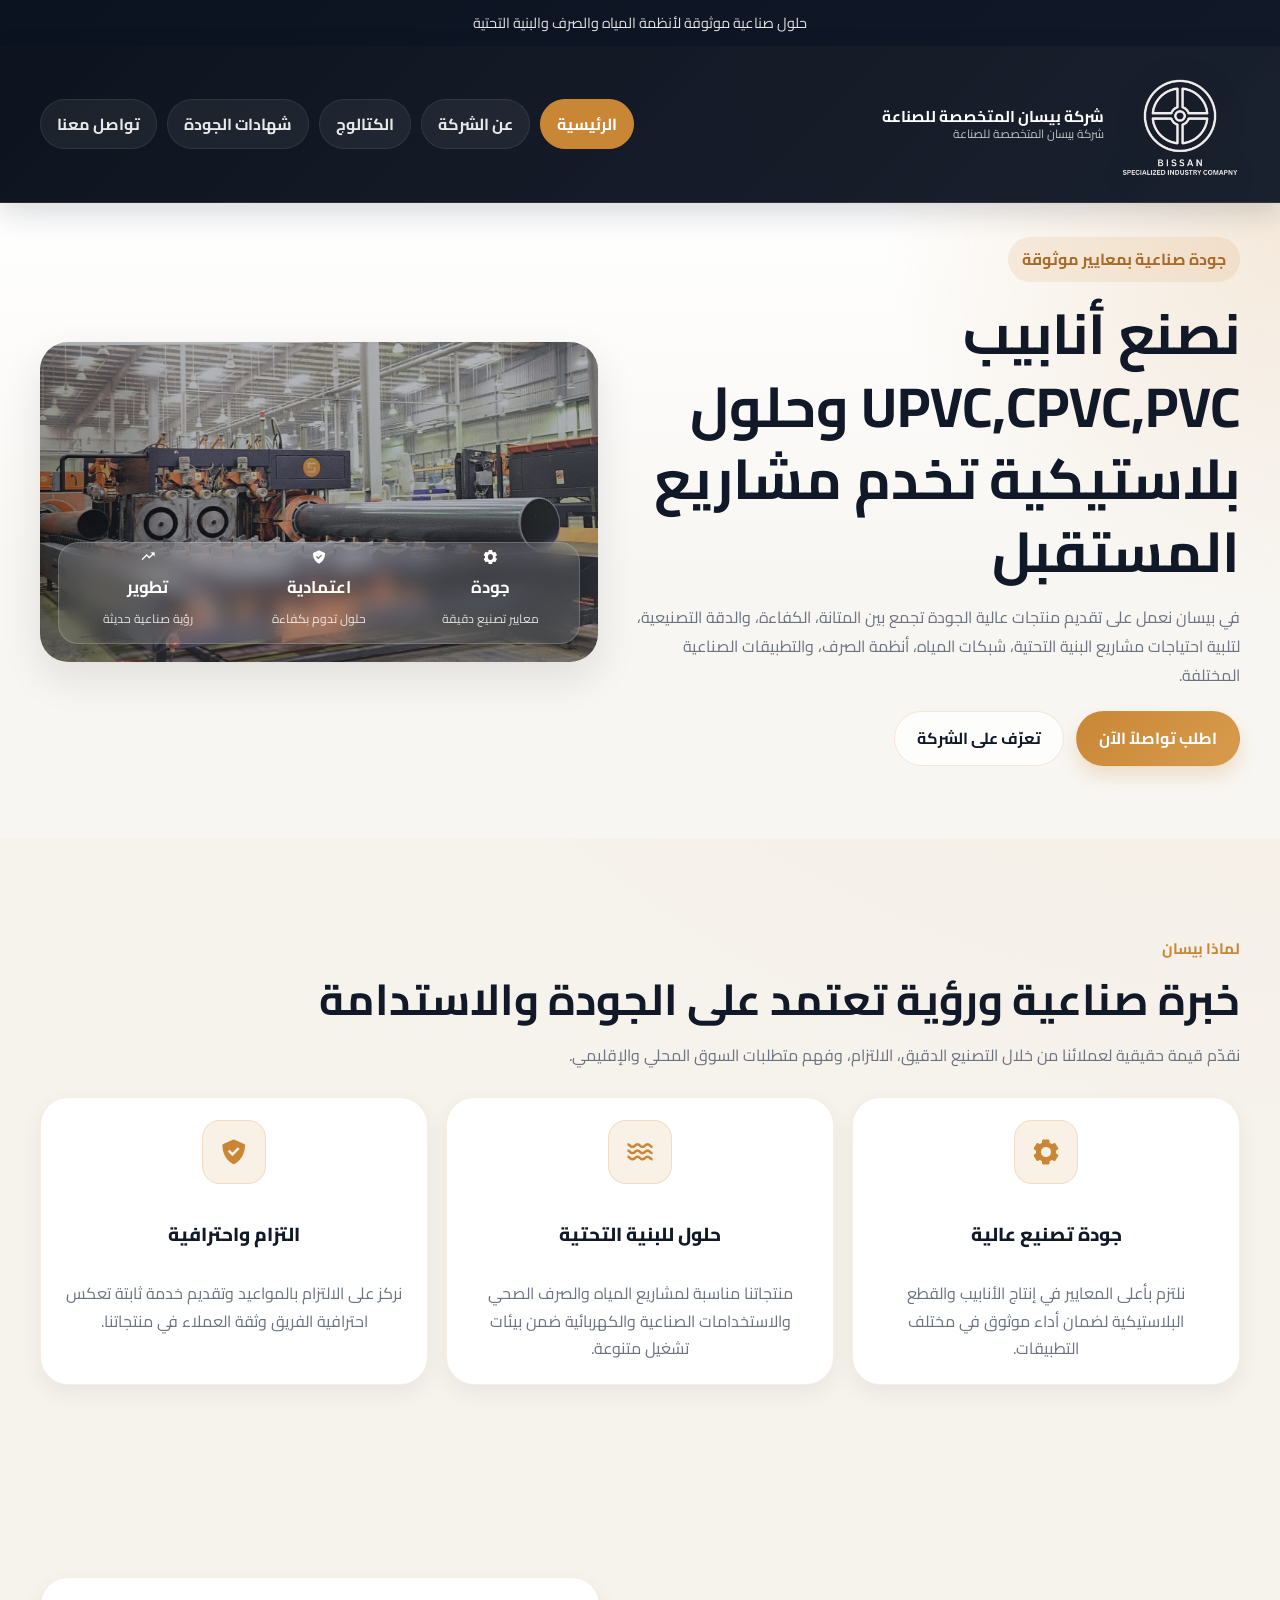
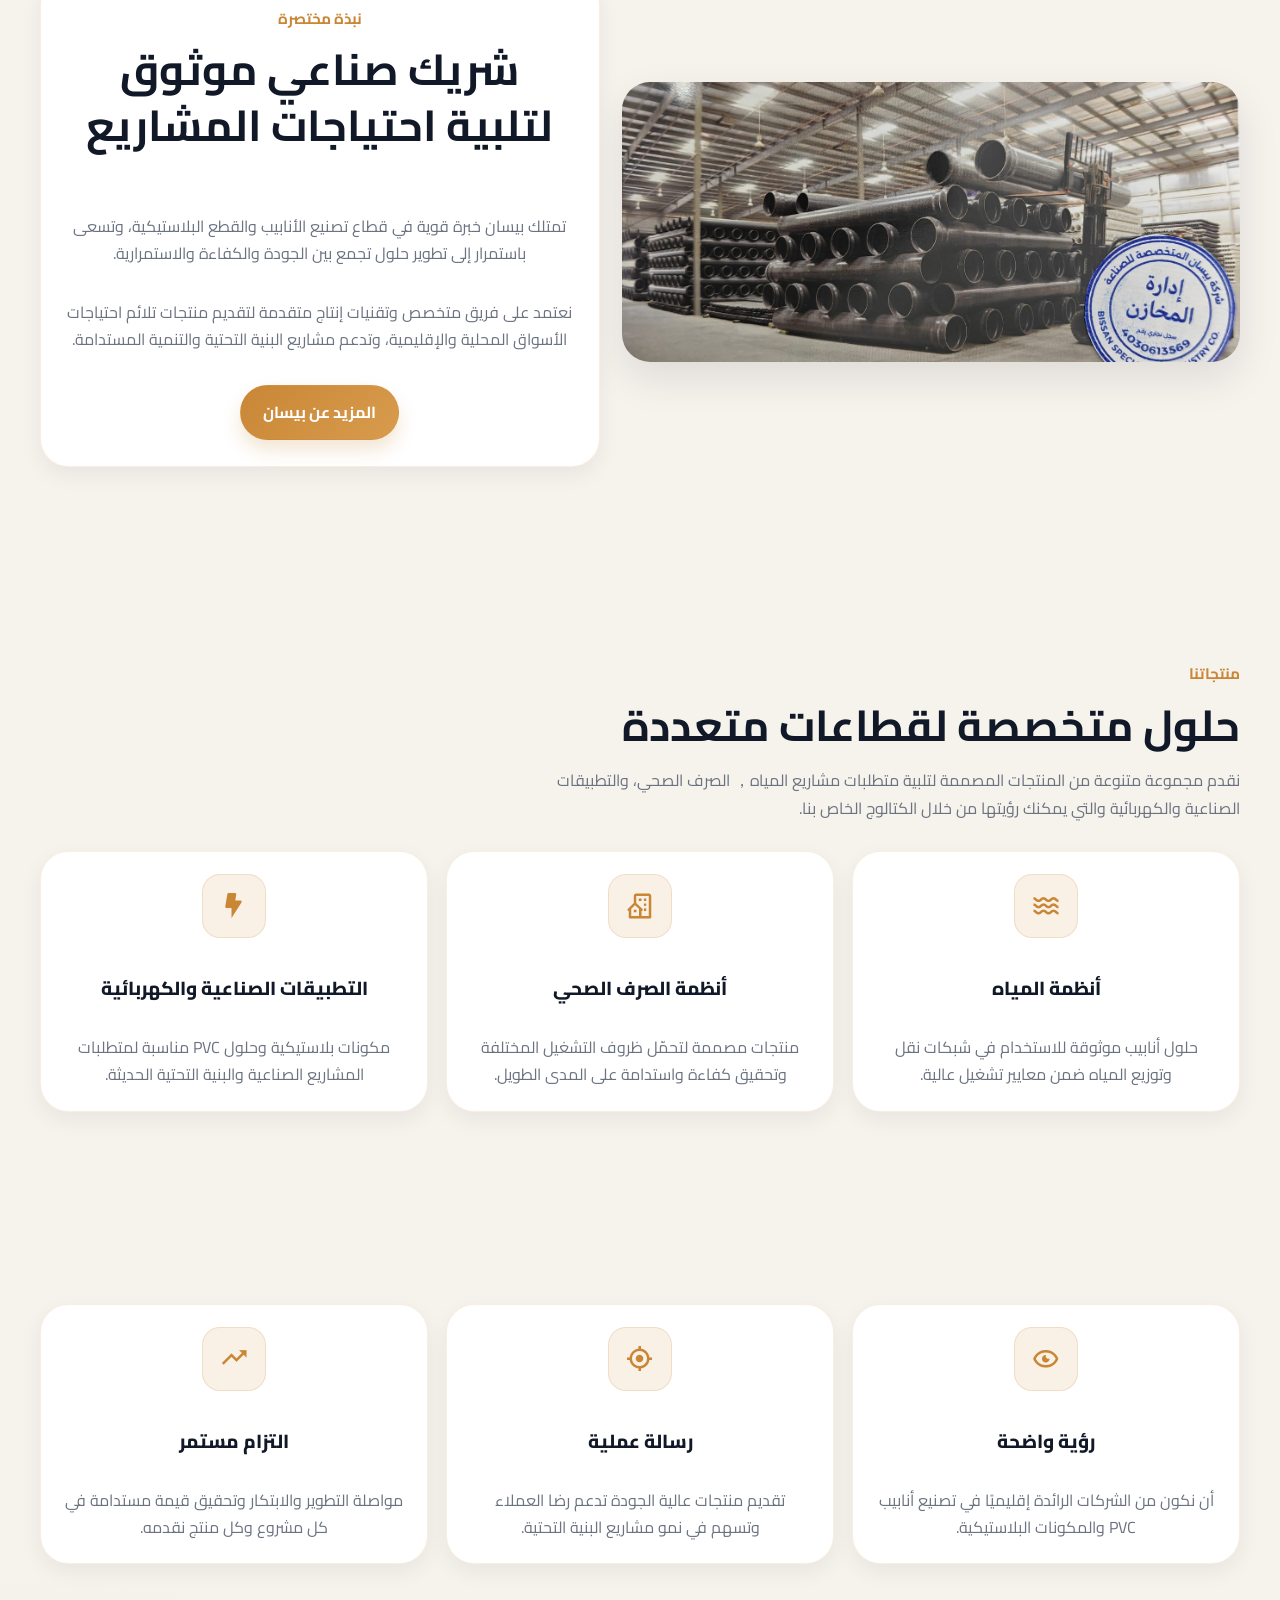
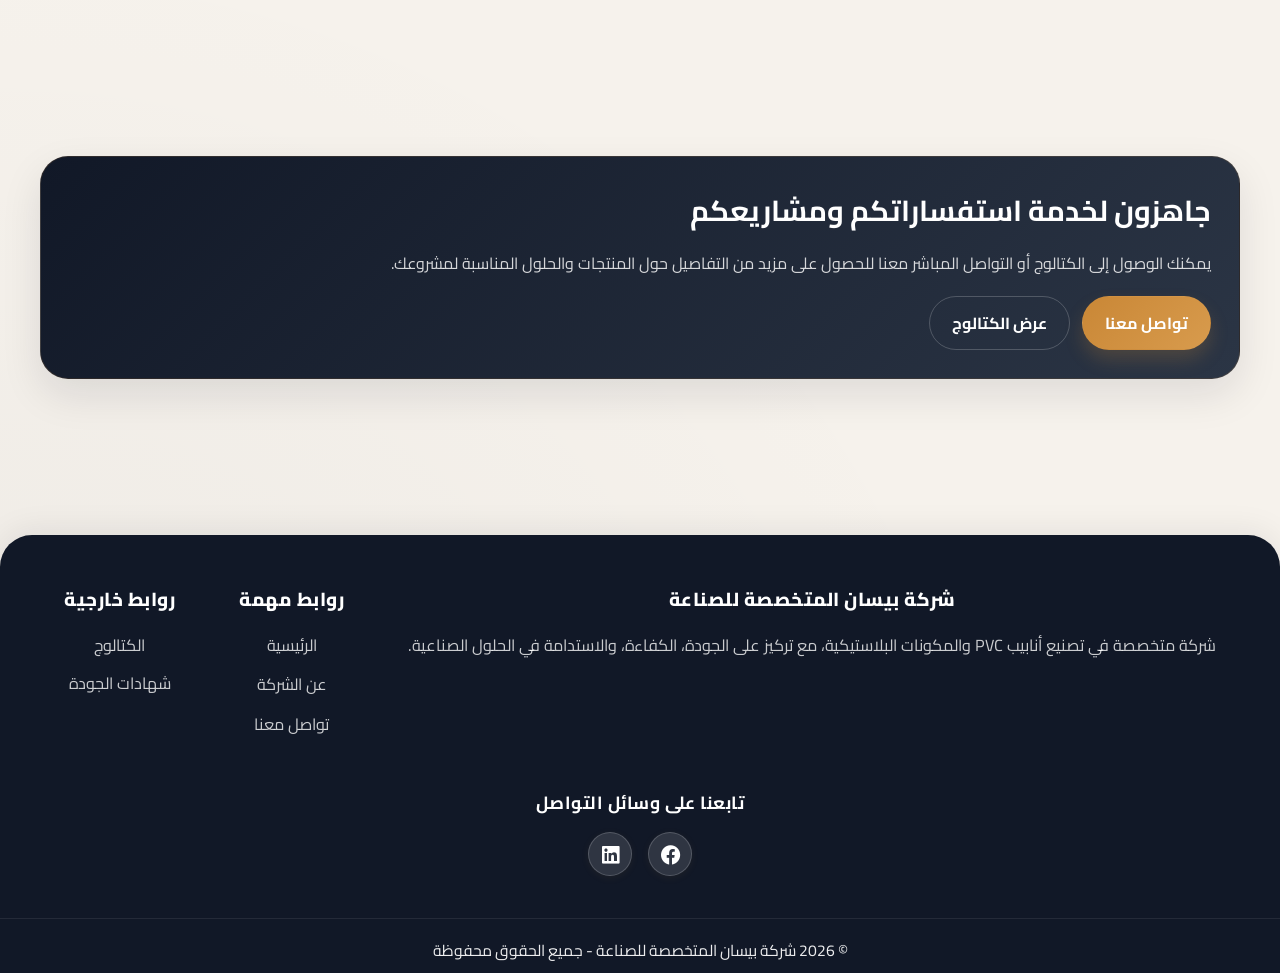
<file: index.html>
<!doctype html>
<html lang="ar" dir="rtl">
  <head>
    <meta charset="UTF-8" />
    <meta name="viewport" content="width=device-width, initial-scale=1.0" />
    <title>شركة بيسان المتخصصة للصناعة | حلول متقدمة لأنابيب PVC</title>
    <meta
      name="description"
      content="شركة بيسان المتخصصة للصناعة تقدم حلولاً متقدمة في تصنيع أنابيب PVC والمكونات البلاستيكية بجودة عالية تخدم مشاريع البنية التحتية والتطبيقات الصناعية."
    />
    <meta name="keywords" content="أنابيب PVC, مكونات بلاستيكية, شركة بيسان, تصنيع, السعودية, جدة, البنية التحتية, شركات صناعية" />
    <meta name="author" content="شركة بيسان المتخصصة للصناعة" />
    <meta name="robots" content="index, follow, max-snippet:-1, max-image-preview:large, max-video-preview:-1" />
    <meta name="language" content="ar" />
    <meta name="revisit-after" content="7 days" />
    <link rel="canonical" href="https://bissan-industry.com/" />
    <meta property="og:type" content="website" />
    <meta property="og:url" content="https://bissan-industry.com/" />
    <meta property="og:title" content="شركة بيسان المتخصصة للصناعة | حلول متقدمة لأنابيب PVC" />
    <meta property="og:description" content="شركة رائدة في تصنيع أنابيب PVC والمكونات البلاستيكية بجودة عالية" />
    <meta property="og:image" content="https://bissan-industry.com/images/LOGO.png" />
    <meta property="og:site_name" content="شركة بيسان المتخصصة للصناعة" />
    <meta property="og:locale" content="ar_SA" />
    <meta name="twitter:card" content="summary_large_image" />
    <meta name="twitter:title" content="شركة بيسان المتخصصة للصناعة" />
    <meta name="twitter:description" content="حلول متقدمة في تصنيع أنابيب PVC والمكونات البلاستيكية" />
    <meta name="twitter:image" content="https://bissan-industry.com/images/LOGO.png" />
    <link rel="icon" type="image/png" sizes="32x32" href="./images/LOGO.png" />
    <link rel="icon" type="image/png" sizes="16x16" href="./images/LOGO.png" />
    <link rel="apple-touch-icon" sizes="180x180" href="./images/LOGO.png" />
    <link rel="shortcut icon" href="./images/LOGO.png" type="image/png" />
    <link rel="manifest" href="./manifest.json" />
    <meta name="msapplication-TileColor" content="#c98736" />
    <meta name="msapplication-TileImage" content="./images/LOGO.png" />
    <meta name="theme-color" content="#c98736" />
    <link
      href="https://unpkg.com/boxicons@2.1.4/css/boxicons.min.css"
      rel="stylesheet"
    />
    <link rel="stylesheet" href="./css/mainstyle.css" />
    <link rel="stylesheet" href="./css/home.css" />
    <script type="application/ld+json">
    {
      "@context": "https://schema.org",
      "@type": "LocalBusiness",
      "name": "شركة بيسان المتخصصة للصناعة",
      "image": "https://bissan-industry.com/images/LOGO.png",
      "description": "شركة بيسان المتخصصة للصناعة - رائدة في تصنيع أنابيب PVC والمكونات البلاستيكية",
      "address": {
        "@type": "PostalAddress",
        "streetAddress": "جدة",
        "addressLocality": "جدة",
        "addressCountry": "SA"
      },
      "telephone": "+966533080047",
      "email": "shadi@bissanfactory.com",
      "url": "https://bissan-industry.com",
      "priceRange": "$$",
      "sameAs": [
        "https://www.facebook.com/bissan",
        "https://www.linkedin.com/company/bissan"
      ]
    }
    </script>
  </head>
  <body>
    <div class="topbar">
      <div class="container">
        <p>حلول صناعية موثوقة لأنظمة المياه والصرف والبنية التحتية</p>
      </div>
    </div>

    <header class="site-header">
      <div class="container navbar">
        <a href="index.html" class="brand">
          <img src="./images/logo.png" alt="شعار بيسان" />
          <div class="brand-text">
            <h1>شركة بيسان المتخصصة للصناعة</h1>
            <p>شركة بيسان المتخصصة للصناعة</p>
          </div>
        </a>

        <button
          class="menu-toggle"
          id="menuToggle"
          aria-label="فتح القائمة"
          aria-expanded="false"
          aria-controls="mainNav"
        >
          <span></span>
          <span></span>
          <span></span>
        </button>

        <nav class="main-nav" id="mainNav">
          <ul class="nav-links">
            <li><a href="index.html">الرئيسية</a></li>
            <li><a href="about.html">عن الشركة</a></li>
            <li>
              <a
                href="https://drive.google.com/drive/folders/1nxeZq0r3uxpmF0wtFy2HeYXRQlglvLOS?usp=sharing"
                target="_blank"
              >
                الكتالوج
              </a>
            </li>
            <li><a href="iso.html">شهادات الجودة</a></li>
            <li><a href="contact.html">تواصل معنا</a></li>
          </ul>
        </nav>
      </div>
    </header>

    <main>
      <section class="hero">
        <div class="container hero-wrap">
          <div class="hero-content">
            <span class="badge">جودة صناعية بمعايير موثوقة</span>
            <h2>
              نصنع أنابيب  UPVC,CPVC,PVC وحلول بلاستيكية تخدم مشاريع المستقبل</h2>
            <p>
              في بيسان نعمل على تقديم منتجات عالية الجودة تجمع بين المتانة،
              الكفاءة، والدقة التصنيعية، لتلبية احتياجات مشاريع البنية التحتية،
              شبكات المياه، أنظمة الصرف، والتطبيقات الصناعية المختلفة.
            </p>
            <div class="hero-actions">
              <a href="contact.html" class="btn">اطلب تواصلاً الآن</a>
              <a href="about.html" class="btn-outline">تعرّف على الشركة</a>
            </div>
          </div>

          <div class="hero-card">
            <div class="hero-stats">
              <div>
                <i class="bx bxs-cog"></i>
                <strong>جودة</strong>
                <span>معايير تصنيع دقيقة</span>
              </div>
              <div>
                <i class="bx bxs-check-shield"></i>
                <strong>اعتمادية</strong>
                <span>حلول تدوم بكفاءة</span>
              </div>
              <div>
                <i class="bx bx-trending-up"></i>
                <strong>تطوير</strong>
                <span>رؤية صناعية حديثة</span>
              </div>
            </div>
          </div>
        </div>
      </section>

      <section class="section">
        <div class="container">
          <div class="section-head">
            <span>لماذا بيسان</span>
            <h2>خبرة صناعية ورؤية تعتمد على الجودة والاستدامة</h2>
            <p>
              نقدّم قيمة حقيقية لعملائنا من خلال التصنيع الدقيق، الالتزام، وفهم
              متطلبات السوق المحلي والإقليمي.
            </p>
          </div>

          <div class="features-grid">
            <article class="card feature-item">
              <div class="icon-box">
                <i class="bx bxs-cog"></i>
              </div>
              <h3>جودة تصنيع عالية</h3>
              <p>
                نلتزم بأعلى المعايير في إنتاج الأنابيب والقطع البلاستيكية
                لضمان أداء موثوق في مختلف التطبيقات.
              </p>
            </article>

            <article class="card feature-item">
              <div class="icon-box">
                <i class="bx bx-water"></i>
              </div>
              <h3>حلول للبنية التحتية</h3>
              <p>
                منتجاتنا مناسبة لمشاريع المياه والصرف الصحي والاستخدامات
                الصناعية والكهربائية ضمن بيئات تشغيل متنوعة.
              </p>
            </article>

            <article class="card feature-item">
              <div class="icon-box">
                <i class="bx bxs-check-shield"></i>
              </div>
              <h3>التزام واحترافية</h3>
              <p>
                نركز على الالتزام بالمواعيد وتقديم خدمة ثابتة تعكس احترافية
                الفريق وثقة العملاء في منتجاتنا.
              </p>
            </article>
          </div>
        </div>
      </section>

      <section class="section">
        <div class="container about-preview">
          <div class="about-preview-image"></div>

          <div class="card about-preview-content">
            <div class="section-head">
              <span>نبذة مختصرة</span>
              <h2>شريك صناعي موثوق لتلبية احتياجات المشاريع</h2>
            </div>
            <p>
              تمتلك بيسان خبرة قوية في قطاع تصنيع الأنابيب  والقطع 
              البلاستيكية، وتسعى باستمرار إلى تطوير حلول تجمع بين الجودة
              والكفاءة والاستمرارية.
            </p>
            <p>
              نعتمد على فريق متخصص وتقنيات إنتاج متقدمة لتقديم منتجات تلائم
              احتياجات الأسواق المحلية والإقليمية، وتدعم مشاريع البنية التحتية
              والتنمية المستدامة.
            </p>
            <a href="about.html" class="btn">المزيد عن بيسان</a>
          </div>
        </div>
      </section>

      <section class="section">
        <div class="container">
          <div class="section-head">
            <span>منتجاتنا</span>
            <h2>حلول متخصصة لقطاعات متعددة</h2>
            <p>
              نقدم مجموعة متنوعة من المنتجات المصممة لتلبية متطلبات مشاريع
              المياه， الصرف الصحي، والتطبيقات الصناعية والكهربائية والتي يمكنك
              رؤيتها من خلال الكتالوج الخاص بنا.
            </p>
          </div>

          <div class="products-grid">
            <article class="card product-item">
              <div class="icon-box">
                <i class="bx bx-water"></i>
              </div>
              <h3>أنظمة المياه</h3>
              <p>
                حلول أنابيب موثوقة للاستخدام في شبكات نقل وتوزيع المياه ضمن
                معايير تشغيل عالية.
              </p>
            </article>

            <article class="card product-item">
              <div class="icon-box">
                <i class="bx bx-building-house"></i>
              </div>
              <h3>أنظمة الصرف الصحي</h3>
              <p>
                منتجات مصممة لتحمّل ظروف التشغيل المختلفة وتحقيق كفاءة واستدامة
                على المدى الطويل.
              </p>
            </article>

            <article class="card product-item">
              <div class="icon-box">
                <i class="bx bxs-bolt"></i>
              </div>
              <h3>التطبيقات الصناعية والكهربائية</h3>
              <p>
                مكونات بلاستيكية وحلول PVC مناسبة لمتطلبات المشاريع الصناعية
                والبنية التحتية الحديثة.
              </p>
            </article>
          </div>
        </div>
      </section>

      <section class="section">
        <div class="container">
          <div class="values-grid">
            <article class="card value-item">
              <div class="icon-box">
                <i class="bx bx-show-alt"></i>
              </div>
              <h3>رؤية واضحة</h3>
              <p>
                أن نكون من الشركات الرائدة إقليميًا في تصنيع أنابيب PVC
                والمكونات البلاستيكية.
              </p>
            </article>

            <article class="card value-item">
              <div class="icon-box">
                <i class="bx bx-target-lock"></i>
              </div>
              <h3>رسالة عملية</h3>
              <p>
                تقديم منتجات عالية الجودة تدعم رضا العملاء وتسهم في نمو مشاريع
                البنية التحتية.
              </p>
            </article>

            <article class="card value-item">
              <div class="icon-box">
                <i class="bx bx-trending-up"></i>
              </div>
              <h3>التزام مستمر</h3>
              <p>
                مواصلة التطوير والابتكار وتحقيق قيمة مستدامة في كل مشروع وكل
                منتج نقدمه.
              </p>
            </article>
          </div>
        </div>
      </section>
      <section class="section">
        <div class="container">
          <div class="cta-box">
            <h2>جاهزون لخدمة استفساراتكم ومشاريعكم</h2>
            <p>
              يمكنك الوصول إلى الكتالوج أو التواصل المباشر معنا للحصول على مزيد
              من التفاصيل حول المنتجات والحلول المناسبة لمشروعك.
            </p>
            <div class="cta-actions">
              <a href="contact.html" class="btn">تواصل معنا</a>
              <a
                href="https://drive.google.com/drive/folders/1nxeZq0r3uxpmF0wtFy2HeYXRQlglvLOS?usp=sharing"
                target="_blank"
                class="btn-outline"
                >عرض الكتالوج</a
              >
            </div>
          </div>
        </div>
      </section>
    </main>

    <footer class="site-footer">
      <div class="container footer-grid">
        <div class="footer-brand">
          <h3>شركة بيسان المتخصصة للصناعة</h3>
          <p>
            شركة متخصصة في تصنيع أنابيب PVC والمكونات البلاستيكية، مع تركيز على
            الجودة، الكفاءة، والاستدامة في الحلول الصناعية.
          </p>
        </div>

        <div class="footer-links">
          <h4>روابط مهمة</h4>
          <ul>
            <li><a href="index.html">الرئيسية</a></li>
            <li><a href="about.html">عن الشركة</a></li>
            <li><a href="contact.html">تواصل معنا</a></li>
          </ul>
        </div>

        <div class="footer-contact">
          <h4>روابط خارجية</h4>
          <p>
            <a
              href="https://drive.google.com/drive/folders/1nxeZq0r3uxpmF0wtFy2HeYXRQlglvLOS?usp=sharing"
              target="_blank"
              >الكتالوج</a
            >
          </p>
          <p><a href="iso.html">شهادات الجودة</a></p>
        </div>

        <div class="footer-social">
          <h4>تابعنا على وسائل التواصل</h4>
          <div class="social-links">
            <a href="https://www.facebook.com/profile.php?id=61572046825287" target="_blank" title="فيسبوك" aria-label="فيسبوك">
              <i class="bx bxl-facebook-circle"></i>
            </a>
            <a href="https://www.linkedin.com/company/bissan-specialized-industry/" target="_blank" title="لينكد إن" aria-label="لينكد إن">
              <i class="bx bxl-linkedin-square"></i>
            </a>
          </div>
        </div>
      </div>

      <div class="footer-bottom">
        <p>© 2026 شركة بيسان المتخصصة للصناعة - جميع الحقوق محفوظة</p>
      </div>
    </footer>
    <script>
      const menuToggle = document.getElementById("menuToggle");
      const mainNav = document.getElementById("mainNav");

      menuToggle.addEventListener("click", () => {
        menuToggle.classList.toggle("active");
        mainNav.classList.toggle("active");

        const expanded = menuToggle.classList.contains("active");
        menuToggle.setAttribute("aria-expanded", expanded ? "true" : "false");
      });

      // تحديث الرابط النشط حسب الصفحة الحالية
      function setActiveLink() {
        const currentPage = window.location.pathname.split('/').pop() || 'index.html';
        const navLinks = document.querySelectorAll('.nav-links a');
        
        navLinks.forEach(link => {
          link.classList.remove('active');
          const href = link.getAttribute('href');
          
          // تحديث الرابط النشط
          if (href === currentPage || (currentPage === '' && href === 'index.html')) {
            link.classList.add('active');
          }
        });
      }
      
      setActiveLink();
    </script>
  </body>
</html>
</file>
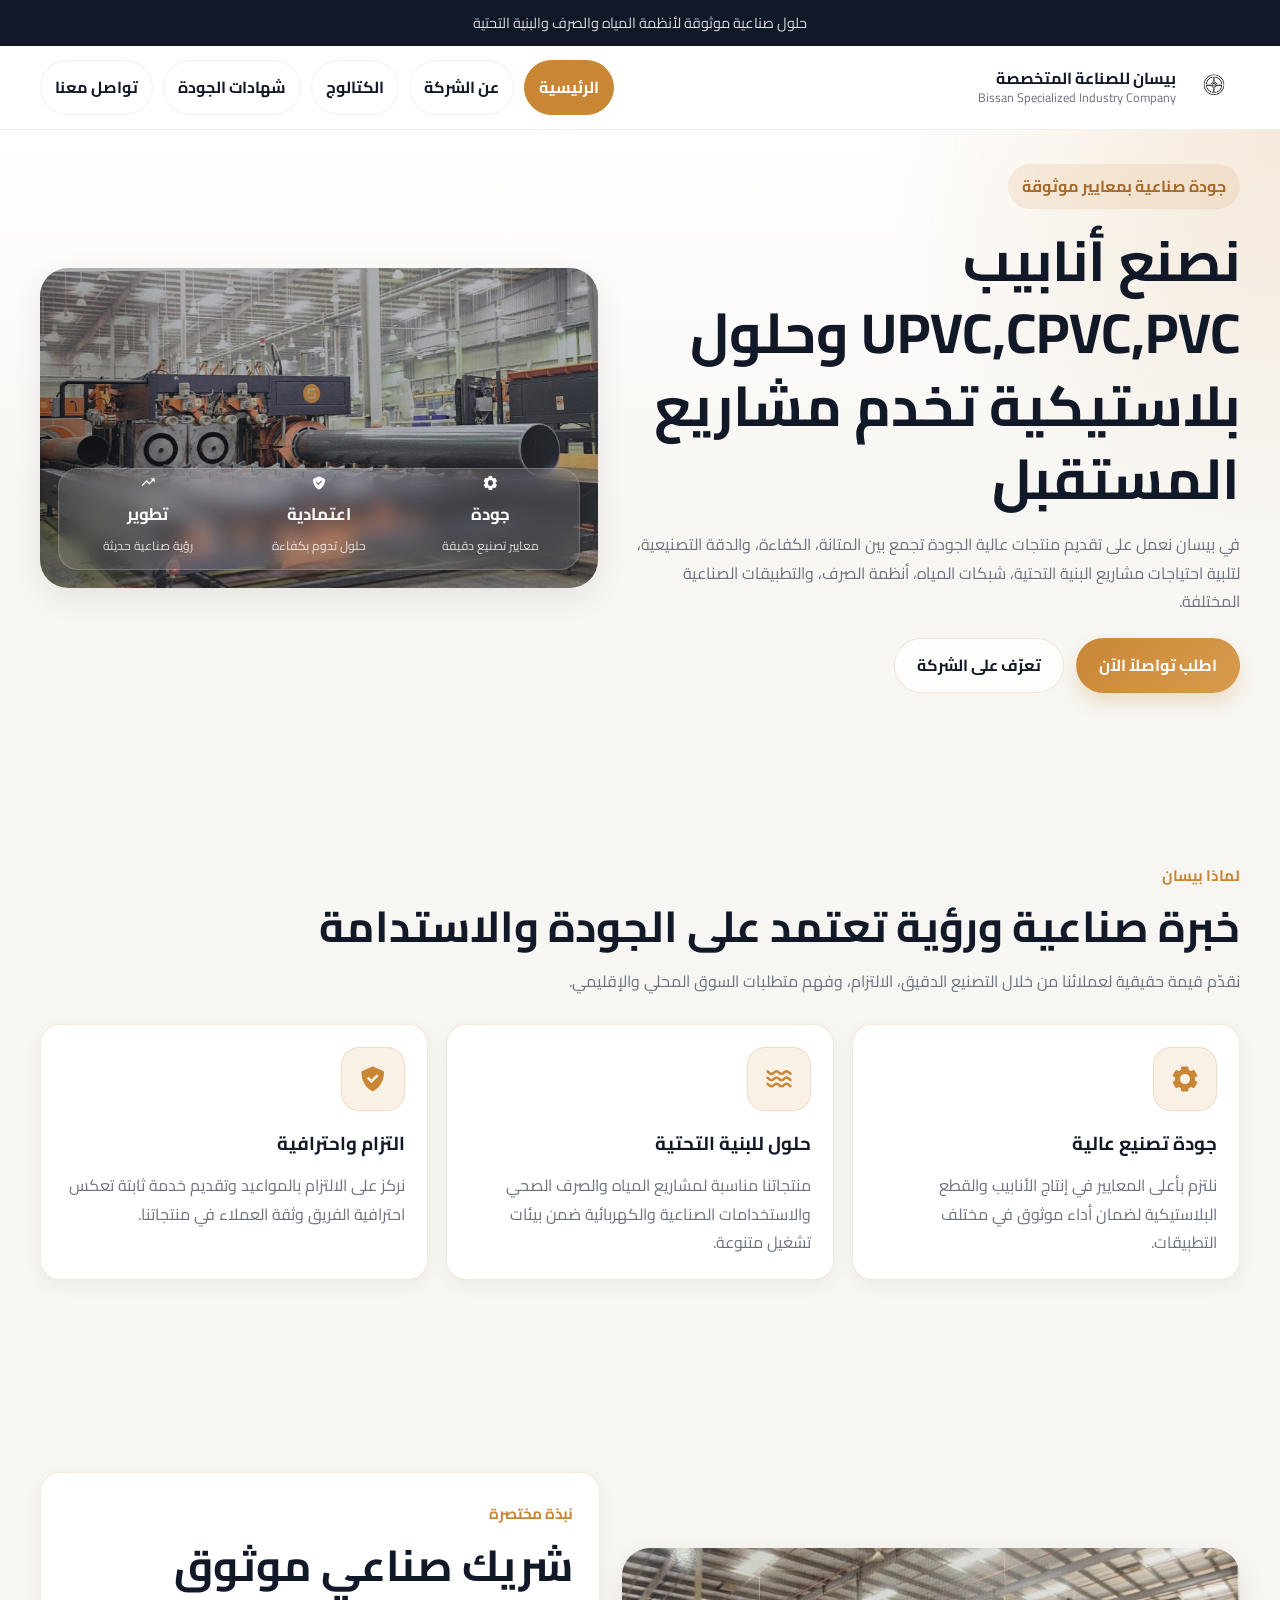
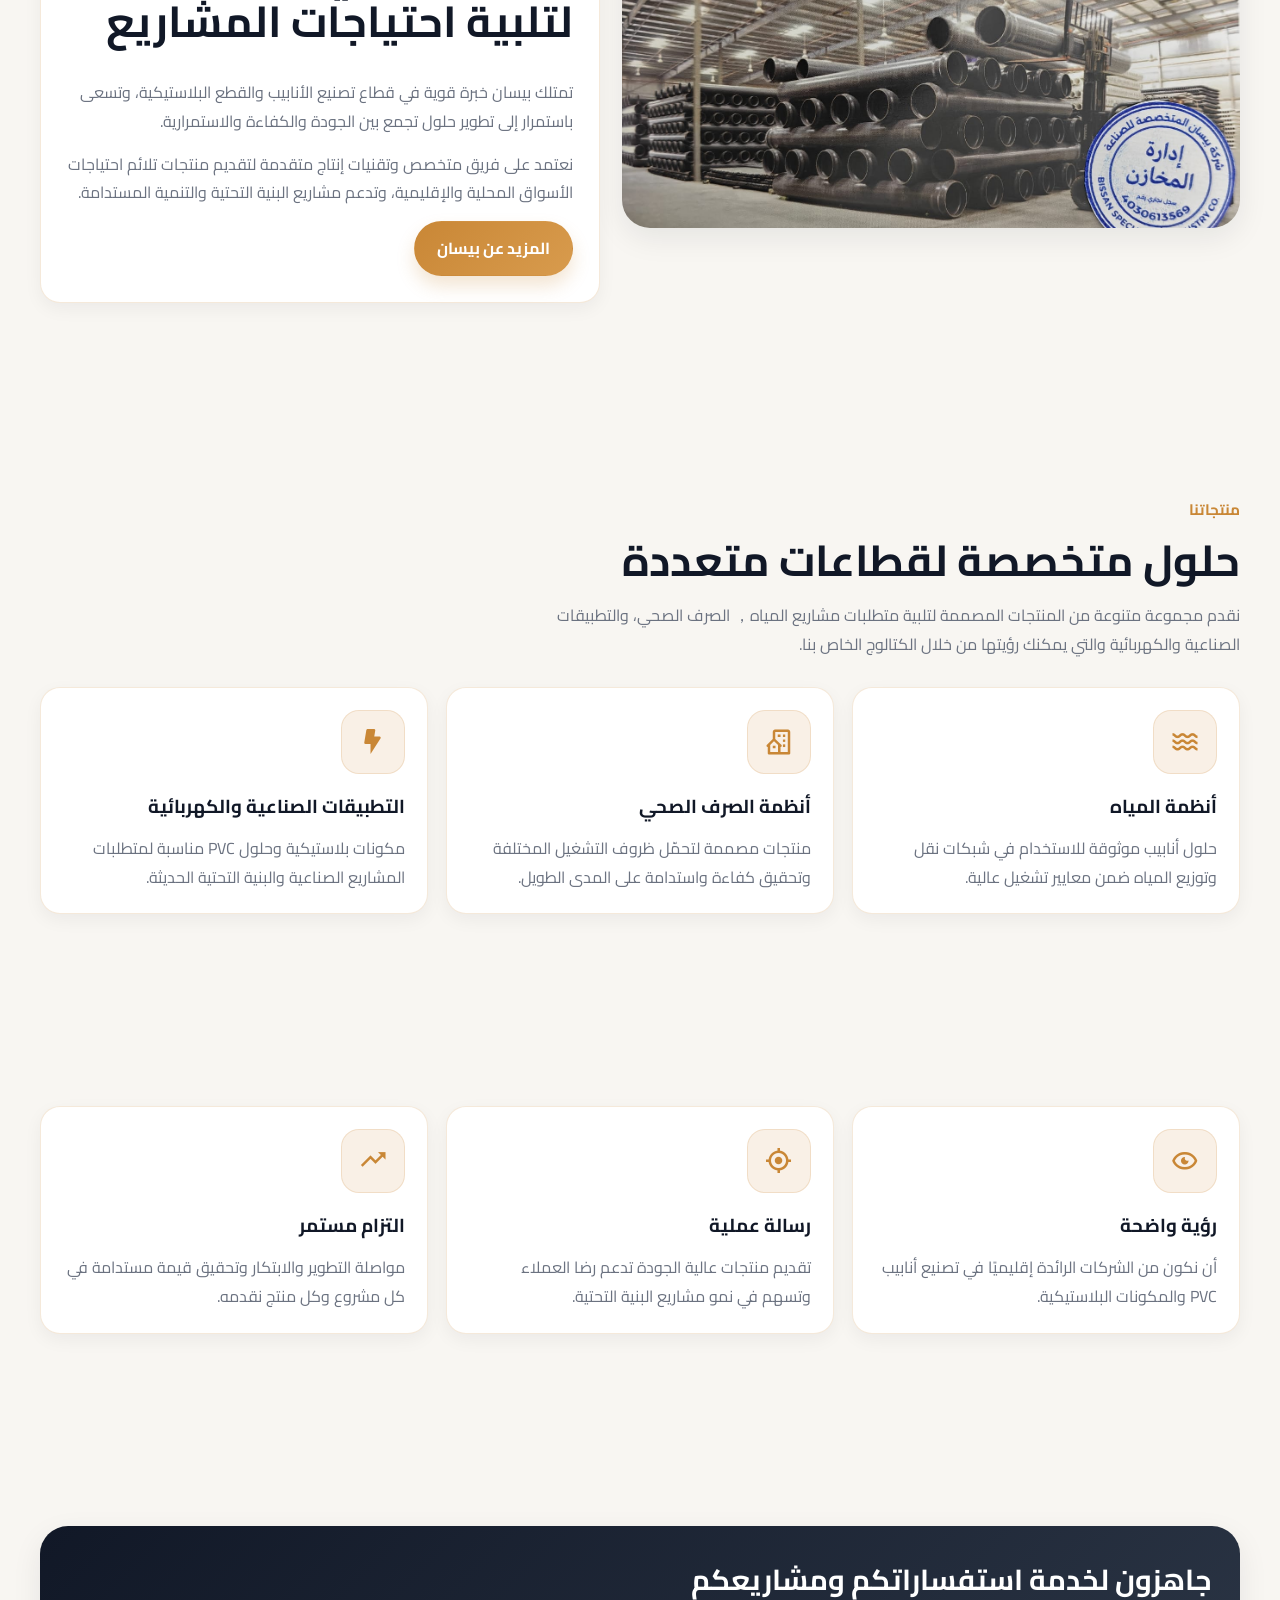
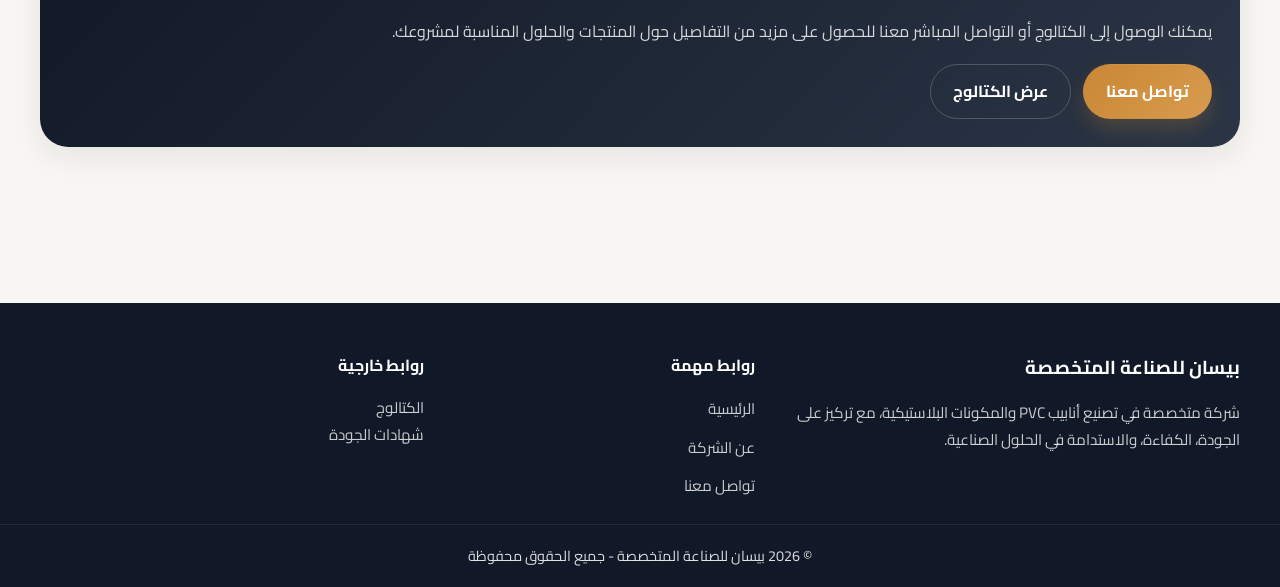
<file: bissanIndustry/index.html>
<!doctype html>
<html lang="ar" dir="rtl">
  <head>
    <meta charset="UTF-8" />
    <meta name="viewport" content="width=device-width, initial-scale=1.0" />
    <title>بيسان للصناعة المتخصصة | حلول متقدمة لأنابيب PVC</title>
    <meta
      name="description"
      content="شركة بيسان للصناعة المتخصصة تقدم حلولاً متقدمة في تصنيع أنابيب PVC والمكونات البلاستيكية بجودة عالية تخدم مشاريع البنية التحتية والتطبيقات الصناعية."
    />
    <link
      href="https://unpkg.com/boxicons@2.1.4/css/boxicons.min.css"
      rel="stylesheet"
    />
    <link rel="stylesheet" href="./css/mainstyle.css" />
    <link rel="stylesheet" href="./css/home.css" />
  </head>
  <body>
    <div class="topbar">
      <div class="container">
        <p>حلول صناعية موثوقة لأنظمة المياه والصرف والبنية التحتية</p>
      </div>
    </div>

    <header class="site-header">
      <div class="container navbar">
        <a href="index.html" class="brand">
          <img src="./images/logo.png" alt="شعار بيسان" />
          <div class="brand-text">
            <h1>بيسان للصناعة المتخصصة</h1>
            <p>Bissan Specialized Industry Company</p>
          </div>
        </a>

        <button
          class="menu-toggle"
          id="menuToggle"
          aria-label="فتح القائمة"
          aria-expanded="false"
          aria-controls="mainNav"
        >
          <span></span>
          <span></span>
          <span></span>
        </button>

        <nav class="main-nav" id="mainNav">
          <ul class="nav-links">
            <li><a href="index.html" class="active">الرئيسية</a></li>
            <li><a href="about.html">عن الشركة</a></li>
            <li>
              <a
                href="https://drive.google.com/drive/folders/1nxeZq0r3uxpmF0wtFy2HeYXRQlglvLOS?usp=sharing"
                target="_blank"
              >
                الكتالوج
              </a>
            </li>
            <li><a href="Catalog/ISO.pdf" target="_blank">شهادات الجودة</a></li>
            <li><a href="contact.html">تواصل معنا</a></li>
          </ul>
        </nav>
      </div>
    </header>

    <main>
      <section class="hero">
        <div class="container hero-wrap">
          <div class="hero-content">
            <span class="badge">جودة صناعية بمعايير موثوقة</span>
            <h2>
              نصنع أنابيب  UPVC,CPVC,PVC وحلول بلاستيكية تخدم مشاريع المستقبل</h2>
            <p>
              في بيسان نعمل على تقديم منتجات عالية الجودة تجمع بين المتانة،
              الكفاءة، والدقة التصنيعية، لتلبية احتياجات مشاريع البنية التحتية،
              شبكات المياه، أنظمة الصرف، والتطبيقات الصناعية المختلفة.
            </p>
            <div class="hero-actions">
              <a href="contact.html" class="btn">اطلب تواصلاً الآن</a>
              <a href="about.html" class="btn-outline">تعرّف على الشركة</a>
            </div>
          </div>

          <div class="hero-card">
            <div class="hero-stats">
              <div>
                <i class="bx bxs-cog"></i>
                <strong>جودة</strong>
                <span>معايير تصنيع دقيقة</span>
              </div>
              <div>
                <i class="bx bxs-check-shield"></i>
                <strong>اعتمادية</strong>
                <span>حلول تدوم بكفاءة</span>
              </div>
              <div>
                <i class="bx bx-trending-up"></i>
                <strong>تطوير</strong>
                <span>رؤية صناعية حديثة</span>
              </div>
            </div>
          </div>
        </div>
      </section>

      <section class="section">
        <div class="container">
          <div class="section-head">
            <span>لماذا بيسان</span>
            <h2>خبرة صناعية ورؤية تعتمد على الجودة والاستدامة</h2>
            <p>
              نقدّم قيمة حقيقية لعملائنا من خلال التصنيع الدقيق، الالتزام، وفهم
              متطلبات السوق المحلي والإقليمي.
            </p>
          </div>

          <div class="features-grid">
            <article class="card feature-item">
              <div class="icon-box">
                <i class="bx bxs-cog"></i>
              </div>
              <h3>جودة تصنيع عالية</h3>
              <p>
                نلتزم بأعلى المعايير في إنتاج الأنابيب والقطع البلاستيكية
                لضمان أداء موثوق في مختلف التطبيقات.
              </p>
            </article>

            <article class="card feature-item">
              <div class="icon-box">
                <i class="bx bx-water"></i>
              </div>
              <h3>حلول للبنية التحتية</h3>
              <p>
                منتجاتنا مناسبة لمشاريع المياه والصرف الصحي والاستخدامات
                الصناعية والكهربائية ضمن بيئات تشغيل متنوعة.
              </p>
            </article>

            <article class="card feature-item">
              <div class="icon-box">
                <i class="bx bxs-check-shield"></i>
              </div>
              <h3>التزام واحترافية</h3>
              <p>
                نركز على الالتزام بالمواعيد وتقديم خدمة ثابتة تعكس احترافية
                الفريق وثقة العملاء في منتجاتنا.
              </p>
            </article>
          </div>
        </div>
      </section>

      <section class="section">
        <div class="container about-preview">
          <div class="about-preview-image"></div>

          <div class="card about-preview-content">
            <div class="section-head">
              <span>نبذة مختصرة</span>
              <h2>شريك صناعي موثوق لتلبية احتياجات المشاريع</h2>
            </div>
            <p>
              تمتلك بيسان خبرة قوية في قطاع تصنيع الأنابيب  والقطع 
              البلاستيكية، وتسعى باستمرار إلى تطوير حلول تجمع بين الجودة
              والكفاءة والاستمرارية.
            </p>
            <p>
              نعتمد على فريق متخصص وتقنيات إنتاج متقدمة لتقديم منتجات تلائم
              احتياجات الأسواق المحلية والإقليمية، وتدعم مشاريع البنية التحتية
              والتنمية المستدامة.
            </p>
            <a href="about.html" class="btn">المزيد عن بيسان</a>
          </div>
        </div>
      </section>

      <section class="section">
        <div class="container">
          <div class="section-head">
            <span>منتجاتنا</span>
            <h2>حلول متخصصة لقطاعات متعددة</h2>
            <p>
              نقدم مجموعة متنوعة من المنتجات المصممة لتلبية متطلبات مشاريع
              المياه， الصرف الصحي، والتطبيقات الصناعية والكهربائية والتي يمكنك
              رؤيتها من خلال الكتالوج الخاص بنا.
            </p>
          </div>

          <div class="products-grid">
            <article class="card product-item">
              <div class="icon-box">
                <i class="bx bx-water"></i>
              </div>
              <h3>أنظمة المياه</h3>
              <p>
                حلول أنابيب موثوقة للاستخدام في شبكات نقل وتوزيع المياه ضمن
                معايير تشغيل عالية.
              </p>
            </article>

            <article class="card product-item">
              <div class="icon-box">
                <i class="bx bx-building-house"></i>
              </div>
              <h3>أنظمة الصرف الصحي</h3>
              <p>
                منتجات مصممة لتحمّل ظروف التشغيل المختلفة وتحقيق كفاءة واستدامة
                على المدى الطويل.
              </p>
            </article>

            <article class="card product-item">
              <div class="icon-box">
                <i class="bx bxs-bolt"></i>
              </div>
              <h3>التطبيقات الصناعية والكهربائية</h3>
              <p>
                مكونات بلاستيكية وحلول PVC مناسبة لمتطلبات المشاريع الصناعية
                والبنية التحتية الحديثة.
              </p>
            </article>
          </div>
        </div>
      </section>

      <section class="section">
        <div class="container">
          <div class="values-grid">
            <article class="card value-item">
              <div class="icon-box">
                <i class="bx bx-show-alt"></i>
              </div>
              <h3>رؤية واضحة</h3>
              <p>
                أن نكون من الشركات الرائدة إقليميًا في تصنيع أنابيب PVC
                والمكونات البلاستيكية.
              </p>
            </article>

            <article class="card value-item">
              <div class="icon-box">
                <i class="bx bx-target-lock"></i>
              </div>
              <h3>رسالة عملية</h3>
              <p>
                تقديم منتجات عالية الجودة تدعم رضا العملاء وتسهم في نمو مشاريع
                البنية التحتية.
              </p>
            </article>

            <article class="card value-item">
              <div class="icon-box">
                <i class="bx bx-trending-up"></i>
              </div>
              <h3>التزام مستمر</h3>
              <p>
                مواصلة التطوير والابتكار وتحقيق قيمة مستدامة في كل مشروع وكل
                منتج نقدمه.
              </p>
            </article>
          </div>
        </div>
      </section>
      <section class="section">
        <div class="container">
          <div class="cta-box">
            <h2>جاهزون لخدمة استفساراتكم ومشاريعكم</h2>
            <p>
              يمكنك الوصول إلى الكتالوج أو التواصل المباشر معنا للحصول على مزيد
              من التفاصيل حول المنتجات والحلول المناسبة لمشروعك.
            </p>
            <div class="cta-actions">
              <a href="contact.html" class="btn">تواصل معنا</a>
              <a
                href="https://drive.google.com/drive/folders/1nxeZq0r3uxpmF0wtFy2HeYXRQlglvLOS?usp=sharing"
                target="_blank"
                class="btn-outline"
                >عرض الكتالوج</a
              >
            </div>
          </div>
        </div>
      </section>
    </main>

    <footer class="site-footer">
      <div class="container footer-grid">
        <div class="footer-brand">
          <h3>بيسان للصناعة المتخصصة</h3>
          <p>
            شركة متخصصة في تصنيع أنابيب PVC والمكونات البلاستيكية، مع تركيز على
            الجودة، الكفاءة، والاستدامة في الحلول الصناعية.
          </p>
        </div>

        <div class="footer-links">
          <h4>روابط مهمة</h4>
          <ul>
            <li><a href="index.html">الرئيسية</a></li>
            <li><a href="about.html">عن الشركة</a></li>
            <li><a href="contact.html">تواصل معنا</a></li>
          </ul>
        </div>

        <div class="footer-contact">
          <h4>روابط خارجية</h4>
          <p>
            <a
              href="https://drive.google.com/drive/folders/1nxeZq0r3uxpmF0wtFy2HeYXRQlglvLOS?usp=sharing"
              target="_blank"
              >الكتالوج</a
            >
          </p>
          <p><a href="Catalog/ISO.pdf" target="_blank">شهادات الجودة</a></p>
        </div>
      </div>

      <div class="footer-bottom">
        <p>© 2026 بيسان للصناعة المتخصصة - جميع الحقوق محفوظة</p>
      </div>
    </footer>
    <script>
      const menuToggle = document.getElementById("menuToggle");
      const mainNav = document.getElementById("mainNav");

      menuToggle.addEventListener("click", () => {
        menuToggle.classList.toggle("active");
        mainNav.classList.toggle("active");

        const expanded = menuToggle.classList.contains("active");
        menuToggle.setAttribute("aria-expanded", expanded ? "true" : "false");
      });
    </script>
  </body>
</html>
</file>
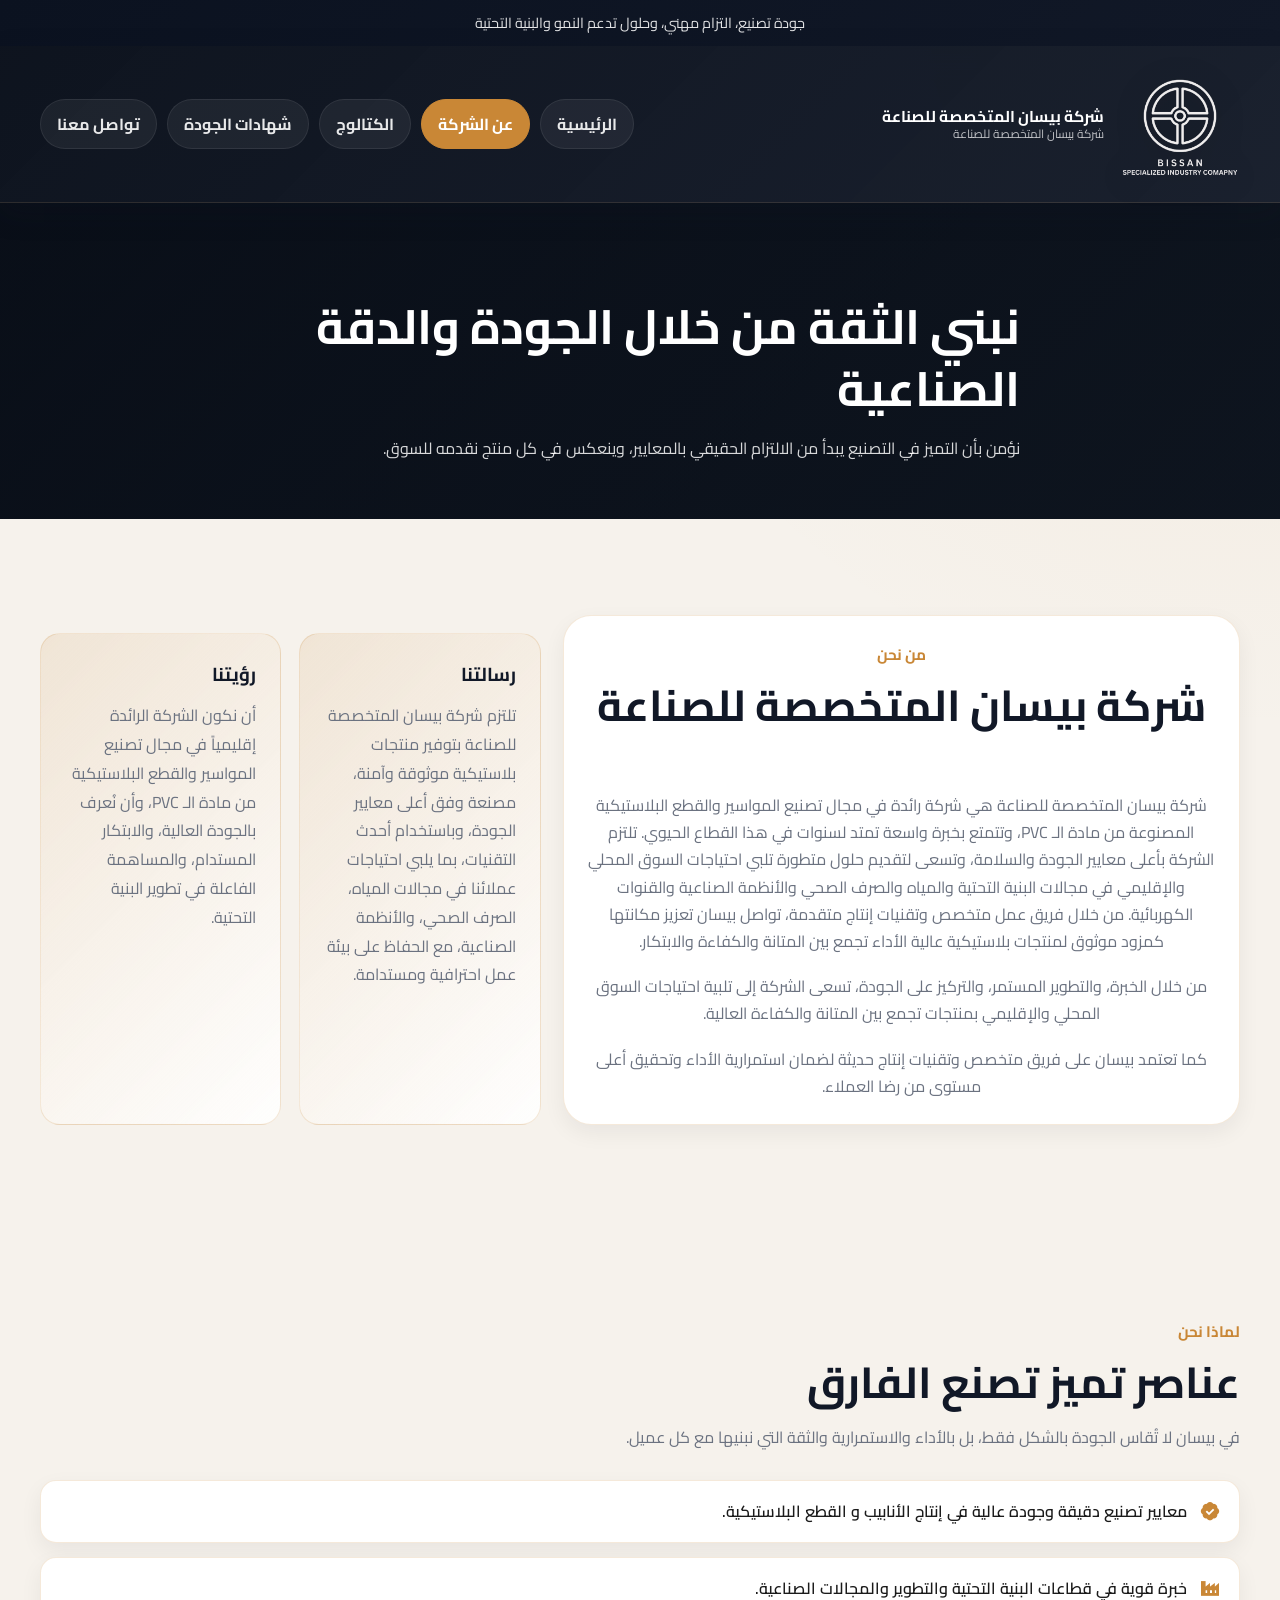
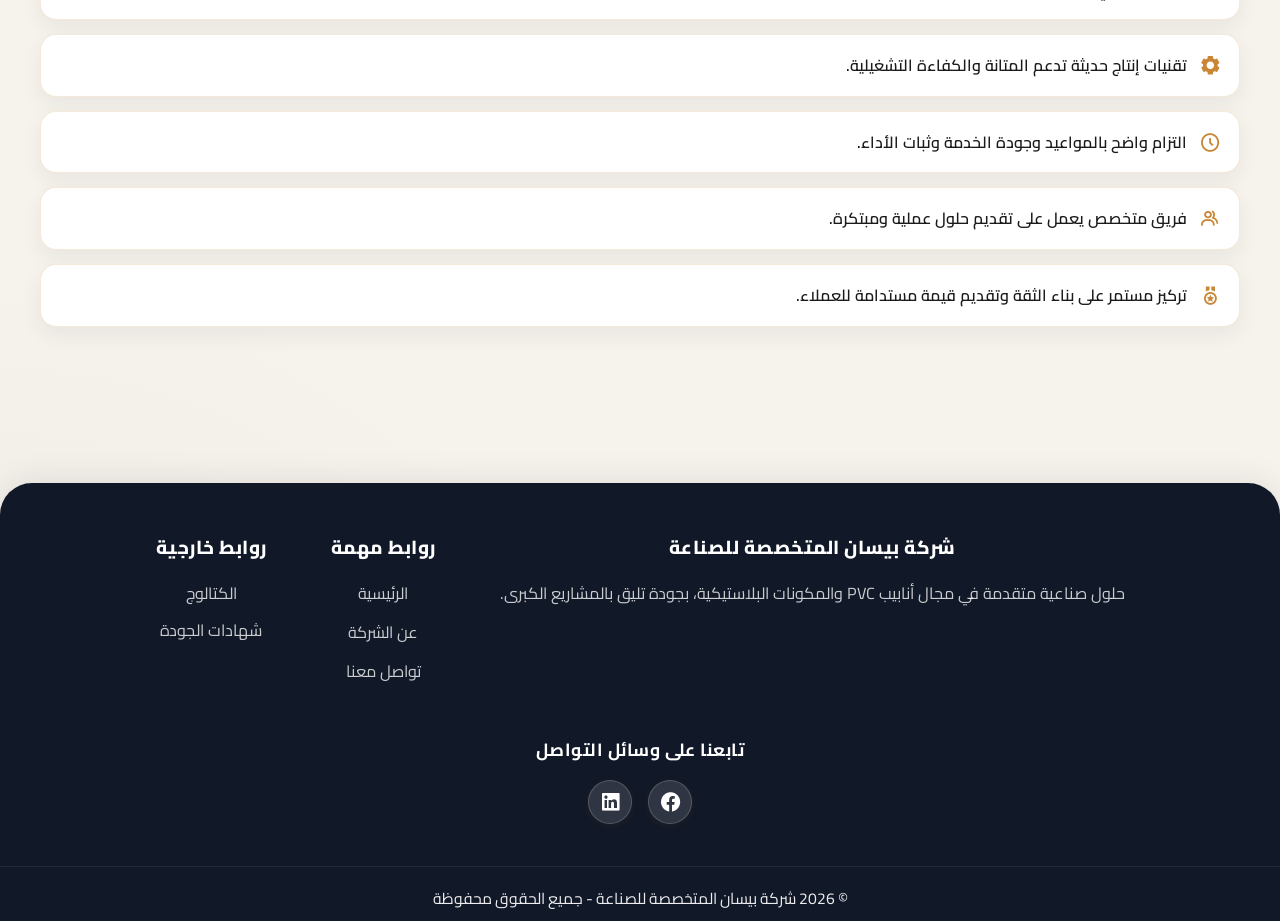
<file: about.html>
<!doctype html>
<html lang="ar" dir="rtl">
  <head>
    <meta charset="UTF-8" />
    <meta name="viewport" content="width=device-width, initial-scale=1.0" />
    <title>عن الشركة | شركة بيسان المتخصصة للصناعة</title>
    <meta
      name="description"
      content="تعرّف على شركة بيسان المتخصصة للصناعة، رؤيتها ورسالتها وأسباب تميزها في تصنيع أنابيب PVC والمكونات البلاستيكية."
    />
    <meta name="keywords" content="عن بيسان, رؤية, رسالة, شركة بيسان, تصنيع, أنابيب PVC, جودة, الاستدامة" />
    <meta name="author" content="شركة بيسان المتخصصة للصناعة" />
    <meta name="robots" content="index, follow" />
    <link rel="canonical" href="https://bissan-industry.com/about.html" />
    <meta property="og:type" content="website" />
    <meta property="og:url" content="https://bissan-industry.com/about.html" />
    <meta property="og:title" content="عن الشركة | شركة بيسان المتخصصة للصناعة" />
    <meta property="og:description" content="تعرّف على رؤية ورسالة وقيم شركة بيسان الرائدة" />
    <meta property="og:image" content="https://bissan-industry.com/images/LOGO.png" />
    <meta property="og:locale" content="ar_SA" />
    <meta name="twitter:card" content="summary_large_image" />
    <link rel="icon" type="image/png" sizes="32x32" href="./images/LOGO.png" />
    <link rel="icon" type="image/png" sizes="16x16" href="./images/LOGO.png" />
    <link rel="apple-touch-icon" sizes="180x180" href="./images/LOGO.png" />
    <link rel="shortcut icon" href="./images/LOGO.png" type="image/png" />
    <link rel="manifest" href="./manifest.json" />
    <meta name="msapplication-TileColor" content="#c98736" />
    <meta name="msapplication-TileImage" content="./images/LOGO.png" />
    <meta name="theme-color" content="#c98736" />
    <link rel="stylesheet" href="./css/mainstyle.css" />
    <link rel="stylesheet" href="./css/about.css" />
    <link
      href="https://unpkg.com/boxicons@2.1.4/css/boxicons.min.css"
      rel="stylesheet"
    />
  </head>
  <body>
    <div class="topbar">
      <div class="container">
        <p>جودة تصنيع، التزام مهني، وحلول تدعم النمو والبنية التحتية</p>
      </div>
    </div>

    <header class="site-header">
      <div class="container navbar">
        <a href="index.html" class="brand">
          <img src="./images/logo.png" alt="شعار بيسان" />
          <div class="brand-text">
            <h1>شركة بيسان المتخصصة للصناعة</h1>
            <p>شركة بيسان المتخصصة للصناعة</p>
          </div>
        </a>

        <button
          class="menu-toggle"
          id="menuToggle"
          aria-label="فتح القائمة"
          aria-expanded="false"
          aria-controls="mainNav"
        >
          <span></span>
          <span></span>
          <span></span>
        </button>

        <nav class="main-nav" id="mainNav">
          <ul class="nav-links">
            <li><a href="index.html">الرئيسية</a></li>
            <li><a href="about.html">عن الشركة</a></li>
            <li>
              <a
                href="https://drive.google.com/drive/folders/1nxeZq0r3uxpmF0wtFy2HeYXRQlglvLOS?usp=sharing"
                target="_blank"
              >
                الكتالوج
              </a>
            </li>
            <li><a href="iso.html">شهادات الجودة</a></li>
            <li><a href="contact.html">تواصل معنا</a></li>
          </ul>
        </nav>
      </div>
    </header>

    <section class="page-hero">
      <div class="container page-hero-content">
        <h2>نبني الثقة من خلال الجودة والدقة الصناعية</h2>
        <p>
          نؤمن بأن التميز في التصنيع يبدأ من الالتزام الحقيقي بالمعايير، وينعكس
          في كل منتج نقدمه للسوق.
        </p>
      </div>
    </section>

    <main>
      <section class="section">
        <div class="container about-story">
          <article class="card story-card">
            <div class="section-head">
              <span>من نحن</span>
              <h2>شركة بيسان المتخصصة للصناعة</h2>
            </div>
            <p>
              شركة بيسان المتخصصة للصناعة هي شركة رائدة في مجال تصنيع المواسير
              والقطع البلاستيكية المصنوعة من مادة الـ PVC، وتتمتع بخبرة واسعة
              تمتد لسنوات في هذا القطاع الحيوي. تلتزم الشركة بأعلى معايير الجودة
              والسلامة، وتسعى لتقديم حلول متطورة تلبي احتياجات السوق المحلي
              والإقليمي في مجالات البنية التحتية والمياه والصرف الصحي والأنظمة
              الصناعية والقنوات الكهربائية. من خلال فريق عمل متخصص وتقنيات إنتاج
              متقدمة، تواصل بيسان تعزيز مكانتها كمزود موثوق لمنتجات بلاستيكية
              عالية الأداء تجمع بين المتانة والكفاءة والابتكار.
            </p>
            <p>
              من خلال الخبرة، والتطوير المستمر، والتركيز على الجودة، تسعى الشركة
              إلى تلبية احتياجات السوق المحلي والإقليمي بمنتجات تجمع بين المتانة
              والكفاءة العالية.
            </p>
            <p>
              كما تعتمد بيسان على فريق متخصص وتقنيات إنتاج حديثة لضمان استمرارية
              الأداء وتحقيق أعلى مستوى من رضا العملاء.
            </p>
          </article>

          <div class="dual-grid">
            <article class="highlight-box mission-card">
              <h3>رسالتنا</h3>
              <p>
                تلتزم شركة بيسان المتخصصة للصناعة بتوفير منتجات بلاستيكية موثوقة وآمنة، مصنعة وفق أعلى معايير الجودة، وباستخدام أحدث التقنيات، بما يلبي احتياجات عملائنا في مجالات المياه، الصرف الصحي، والأنظمة الصناعية، مع الحفاظ على بيئة عمل احترافية ومستدامة.
              </p>
            </article>

            <article class="highlight-box vision-card">
              <h3>رؤيتنا</h3>
              <p>
                أن نكون الشركة الرائدة إقليمياً في مجال تصنيع المواسير والقطع البلاستيكية من مادة الـ PVC، وأن نُعرف بالجودة العالية، والابتكار المستدام، والمساهمة الفاعلة في تطوير البنية التحتية.
              </p>
            </article>
          </div>
        </div>
      </section>

      <section class="section">
        <div class="container">
          <div class="section-head">
            <span>لماذا نحن</span>
            <h2>عناصر تميز تصنع الفارق</h2>
            <p>
              في بيسان لا تُقاس الجودة بالشكل فقط، بل بالأداء والاستمرارية
              والثقة التي نبنيها مع كل عميل.
            </p>
          </div>

          <ul class="why-list">
            <li>
              <i class="bx bxs-badge-check"></i>
              <span
                >معايير تصنيع دقيقة وجودة عالية في إنتاج الأنابيب و القطع
                البلاستيكية.</span
              >
            </li>
            <li>
              <i class="bx bxs-factory"></i>
              <span
                >خبرة قوية في قطاعات البنية التحتية والتطوير والمجالات
                الصناعية.</span
              >
            </li>
            <li>
              <i class="bx bxs-cog"></i>
              <span>تقنيات إنتاج حديثة تدعم المتانة والكفاءة التشغيلية.</span>
            </li>
            <li>
              <i class="bx bx-time-five"></i>
              <span>التزام واضح بالمواعيد وجودة الخدمة وثبات الأداء.</span>
            </li>
            <li>
              <i class="bx bx-group"></i>
              <span>فريق متخصص يعمل على تقديم حلول عملية ومبتكرة.</span>
            </li>
            <li>
              <i class="bx bx-medal"></i>
              <span
                >تركيز مستمر على بناء الثقة وتقديم قيمة مستدامة للعملاء.</span
              >
            </li>
          </ul>
        </div>
      </section>
    </main>

    <footer class="site-footer">
      <div class="container footer-grid">
        <div class="footer-brand">
          <h3>شركة بيسان المتخصصة للصناعة</h3>
          <p>
            حلول صناعية متقدمة في مجال أنابيب PVC والمكونات البلاستيكية، بجودة
            تليق بالمشاريع الكبرى.
          </p>
        </div>

        <div class="footer-links">
          <h4>روابط مهمة</h4>
          <ul>
            <li><a href="index.html">الرئيسية</a></li>
            <li><a href="about.html">عن الشركة</a></li>
            <li><a href="contact.html">تواصل معنا</a></li>
          </ul>
        </div>

        <div class="footer-contact">
          <h4>روابط خارجية</h4>
          <p>
            <a
              href="https://drive.google.com/drive/folders/1nxeZq0r3uxpmF0wtFy2HeYXRQlglvLOS?usp=sharing"
              target="_blank"
              >الكتالوج</a
            >
          </p>
          <p><a href="iso.html">شهادات الجودة</a></p>
        </div>

        <div class="footer-social">
          <h4>تابعنا على وسائل التواصل</h4>
          <div class="social-links">
            <a href="https://www.facebook.com/profile.php?id=61572046825287" target="_blank" title="فيسبوك" aria-label="فيسبوك">
              <i class="bx bxl-facebook-circle"></i>
            </a>
            <a href="https://www.linkedin.com/company/bissan-specialized-industry/" target="_blank" title="لينكد إن" aria-label="لينكد إن">
              <i class="bx bxl-linkedin-square"></i>
            </a>
          </div>
        </div>
      </div>

      <div class="footer-bottom">
        <p>© 2026 شركة بيسان المتخصصة للصناعة - جميع الحقوق محفوظة</p>
      </div>
    </footer>
    <script>
      const menuToggle = document.getElementById("menuToggle");
      const mainNav = document.getElementById("mainNav");

      menuToggle.addEventListener("click", () => {
        menuToggle.classList.toggle("active");
        mainNav.classList.toggle("active");

        const expanded = menuToggle.classList.contains("active");
        menuToggle.setAttribute("aria-expanded", expanded ? "true" : "false");
      });

      // تحديث الرابط النشط حسب الصفحة الحالية
      function setActiveLink() {
        const currentPage = window.location.pathname.split('/').pop() || 'index.html';
        const navLinks = document.querySelectorAll('.nav-links a');
        
        navLinks.forEach(link => {
          link.classList.remove('active');
          const href = link.getAttribute('href');
          
          // تحديث الرابط النشط
          if (href === currentPage || (currentPage === '' && href === 'index.html')) {
            link.classList.add('active');
          }
        });
      }
      
      setActiveLink();
    </script>
  </body>
</html>
</file>
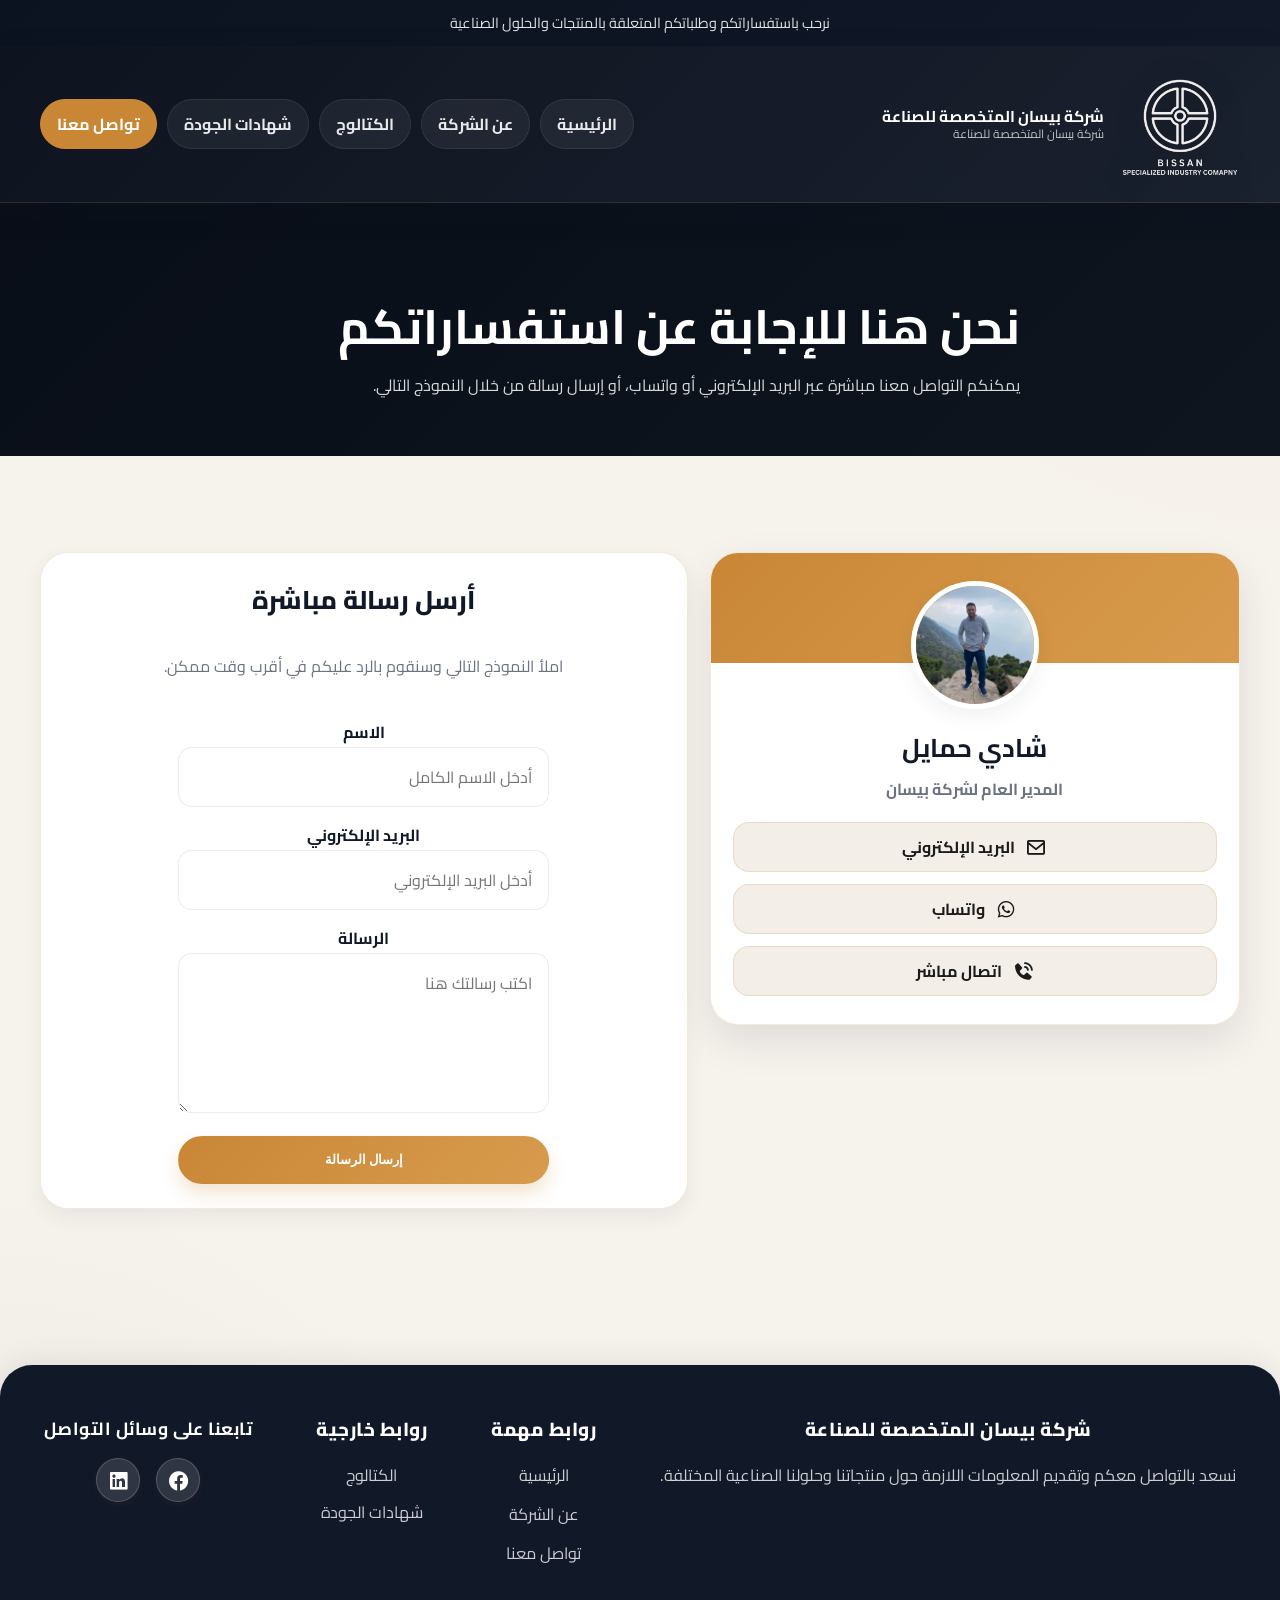
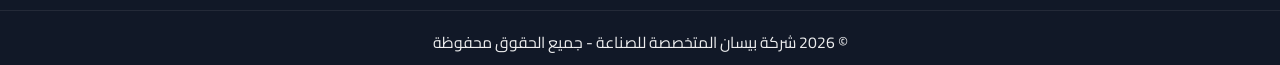
<file: contact.html>
<!doctype html>
<html lang="ar" dir="rtl">
  <head>
    <meta charset="UTF-8" />
    <meta name="viewport" content="width=device-width, initial-scale=1.0" />
    <title>تواصل معنا | شركة بيسان المتخصصة للصناعة</title>
    <meta
      name="description"
      content="تواصل مع شركة بيسان المتخصصة للصناعة للاستفسار عن أنابيب PVC والمكونات البلاستيكية والمنتجات الصناعية المختلفة."
    />
    <meta name="keywords" content="تواصل, اتصال, بيسان, استفسار, هاتف, بريد إلكتروني, WhatsApp, جدة, السعودية" />
    <meta name="author" content="شركة بيسان المتخصصة للصناعة" />
    <meta name="robots" content="index, follow" />
    <link rel="canonical" href="https://bissan-industry.com/contact.html" />
    <meta property="og:type" content="website" />
    <meta property="og:url" content="https://bissan-industry.com/contact.html" />
    <meta property="og:title" content="تواصل معنا | شركة بيسان المتخصصة للصناعة" />
    <meta property="og:description" content="تواصل معنا للحصول على معلومات عن منتجاتنا" />
    <meta property="og:image" content="https://bissan-industry.com/images/LOGO.png" />
    <meta property="og:locale" content="ar_SA" />
    <meta name="twitter:card" content="summary_large_image" />
    <link rel="icon" type="image/png" sizes="32x32" href="./images/LOGO.png" />
    <link rel="icon" type="image/png" sizes="16x16" href="./images/LOGO.png" />
    <link rel="apple-touch-icon" sizes="180x180" href="./images/LOGO.png" />
    <link rel="shortcut icon" href="./images/LOGO.png" type="image/png" />
    <link rel="manifest" href="./manifest.json" />
    <meta name="msapplication-TileColor" content="#c98736" />
    <meta name="msapplication-TileImage" content="./images/LOGO.png" />
    <meta name="theme-color" content="#c98736" />
    <link
      href="https://unpkg.com/boxicons@2.1.4/css/boxicons.min.css"
      rel="stylesheet"
    />
    <link rel="stylesheet" href="./css/mainstyle.css" />
    <link rel="stylesheet" href="./css/contact.css" />
  </head>
  <body>
    <div class="topbar">
      <div class="container">
        <p>نرحب باستفساراتكم وطلباتكم المتعلقة بالمنتجات والحلول الصناعية</p>
      </div>
    </div>

    <header class="site-header">
      <div class="container navbar">
        <a href="index.html" class="brand">
          <img src="./images/logo.png" alt="شعار بيسان" />
          <div class="brand-text">
            <h1>شركة بيسان المتخصصة للصناعة</h1>
            <p>شركة بيسان المتخصصة للصناعة</p>
          </div>
        </a>

        <button
          class="menu-toggle"
          id="menuToggle"
          aria-label="فتح القائمة"
          aria-expanded="false"
          aria-controls="mainNav"
        >
          <span></span>
          <span></span>
          <span></span>
        </button>

        <nav class="main-nav" id="mainNav">
          <ul class="nav-links">
            <li><a href="index.html">الرئيسية</a></li>
            <li><a href="about.html">عن الشركة</a></li>
            <li>
              <a
                href="https://drive.google.com/drive/folders/1nxeZq0r3uxpmF0wtFy2HeYXRQlglvLOS?usp=sharing"
                target="_blank"
              >
                الكتالوج
              </a>
            </li>
            <li><a href="iso.html">شهادات الجودة</a></li>
            <li><a href="contact.html">تواصل معنا</a></li>
          </ul>
        </nav>
      </div>
    </header>

    <section class="page-hero">
      <div class="container page-hero-content">
        <h2>نحن هنا للإجابة عن استفساراتكم</h2>
        <p>
          يمكنكم التواصل معنا مباشرة عبر البريد الإلكتروني أو واتساب، أو إرسال
          رسالة من خلال النموذج التالي.
        </p>
      </div>
    </section>

    <main>
      <section class="section">
        <div class="container contact-grid">
          <aside class="contact-card">
            <div class="contact-card-inner">
              <div class="contact-avatar">
                <img src="./images/brother.jpg" alt="صورة المدير" />
              </div>

              <h3>شادي حمايل</h3>
              <p class="contact-role">المدير العام لشركة بيسان</p>

              <div class="contact-links">
                <a href="mailto:shadi@bissanfactory.com">
                  <i class="bx bx-envelope"></i>
                  <span>البريد الإلكتروني</span>
                </a>
                <a href="https://wa.me/966533080047" target="_blank">
                  <i class="bx bxl-whatsapp"></i>
                  <span>واتساب</span>
                </a>
                <a href="tel:+966533080047">
                  <i class="bx bxs-phone-call"></i>
                  <span>اتصال مباشر</span>
                </a>
              </div>
            </div>
          </aside>

          <div class="card contact-form-box">
            <h3>أرسل رسالة مباشرة</h3>
            <p>املأ النموذج التالي وسنقوم بالرد عليكم في أقرب وقت ممكن.</p>

            <form
              class="contact-form"
              action="https://formspree.io/f/xvzvkkww"
              method="POST"
            >
              <div>
                <label for="name">الاسم</label>
                <input
                  type="text"
                  id="name"
                  name="name"
                  placeholder="أدخل الاسم الكامل"
                  required
                />
              </div>

              <div>
                <label for="email">البريد الإلكتروني</label>
                <input
                  type="email"
                  id="email"
                  name="email"
                  placeholder="أدخل البريد الإلكتروني"
                  required
                />
              </div>

              <div>
                <label for="message">الرسالة</label>
                <textarea
                  id="message"
                  name="message"
                  placeholder="اكتب رسالتك هنا"
                  required
                ></textarea>
              </div>

              <button type="submit" class="btn">إرسال الرسالة</button>
            </form>
          </div>
        </div>
      </section>
    </main>

    <footer class="site-footer">
      <div class="container footer-grid">
        <div class="footer-brand">
          <h3>شركة بيسان المتخصصة للصناعة</h3>
          <p>
            نسعد بالتواصل معكم وتقديم المعلومات اللازمة حول منتجاتنا وحلولنا
            الصناعية المختلفة.
          </p>
        </div>

        <div class="footer-links">
          <h4>روابط مهمة</h4>
          <ul>
            <li><a href="index.html">الرئيسية</a></li>
            <li><a href="about.html">عن الشركة</a></li>
            <li><a href="contact.html">تواصل معنا</a></li>
          </ul>
        </div>

        <div class="footer-contact">
          <h4>روابط خارجية</h4>
          <p>
            <a
              href="https://drive.google.com/drive/folders/1nxeZq0r3uxpmF0wtFy2HeYXRQlglvLOS?usp=sharing"
              target="_blank"
              >الكتالوج</a
            >
          </p>
          <p><a href="iso.html">شهادات الجودة</a></p>
        </div>

        <div class="footer-social">
          <h4>تابعنا على وسائل التواصل</h4>
          <div class="social-links">
            <a href="https://www.facebook.com/profile.php?id=61572046825287" target="_blank" title="فيسبوك" aria-label="فيسبوك">
              <i class="bx bxl-facebook-circle"></i>
            </a>
            <a href="https://www.linkedin.com/company/bissan-specialized-industry/" target="_blank" title="لينكد إن" aria-label="لينكد إن">
              <i class="bx bxl-linkedin-square"></i>
            </a>
          </div>
        </div>
      </div>

      <div class="footer-bottom">
        <p>© 2026 شركة بيسان المتخصصة للصناعة - جميع الحقوق محفوظة</p>
      </div>
    </footer>
      <script>
      const menuToggle = document.getElementById("menuToggle");
      const mainNav = document.getElementById("mainNav");

      menuToggle.addEventListener("click", () => {
        menuToggle.classList.toggle("active");
        mainNav.classList.toggle("active");

        const expanded = menuToggle.classList.contains("active");
        menuToggle.setAttribute("aria-expanded", expanded ? "true" : "false");
      });

      // تحديث الرابط النشط حسب الصفحة الحالية
      function setActiveLink() {
        const currentPage = window.location.pathname.split('/').pop() || 'index.html';
        const navLinks = document.querySelectorAll('.nav-links a');
        
        navLinks.forEach(link => {
          link.classList.remove('active');
          const href = link.getAttribute('href');
          
          // تحديث الرابط النشط
          if (href === currentPage || (currentPage === '' && href === 'index.html')) {
            link.classList.add('active');
          }
        });
      }
      
      setActiveLink();
    </script>
  </body>
</html>
</file>
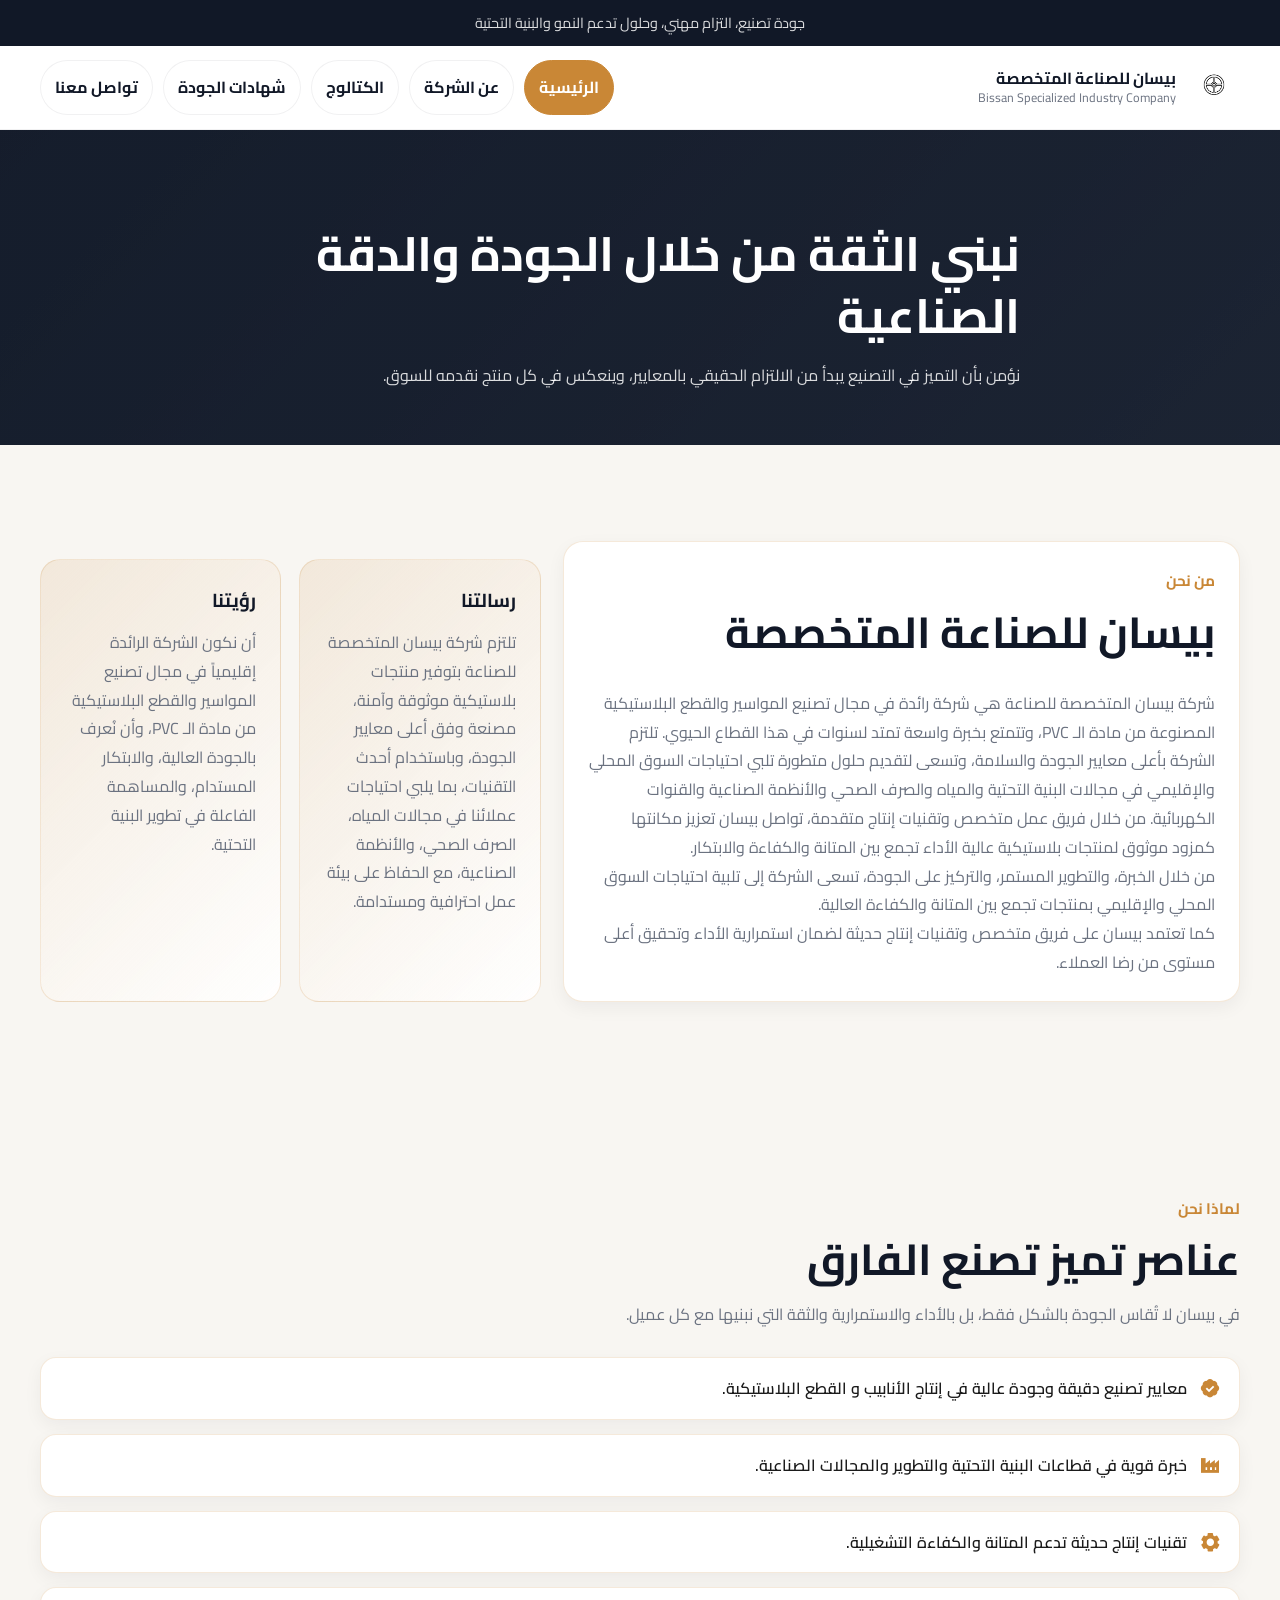
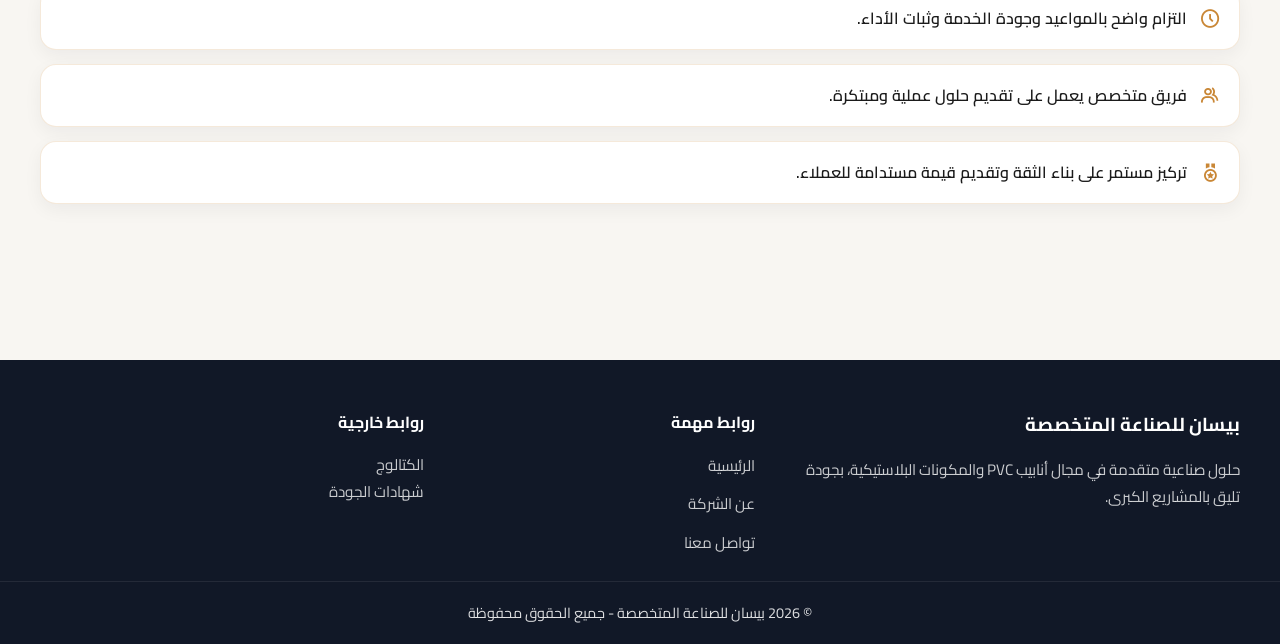
<file: bissanIndustry/about.html>
<!doctype html>
<html lang="ar" dir="rtl">
  <head>
    <meta charset="UTF-8" />
    <meta name="viewport" content="width=device-width, initial-scale=1.0" />
    <title>عن الشركة | بيسان للصناعة المتخصصة</title>
    <meta
      name="description"
      content="تعرّف على شركة بيسان للصناعة المتخصصة، رؤيتها ورسالتها وأسباب تميزها في تصنيع أنابيب PVC والمكونات البلاستيكية."
    />
    <link rel="stylesheet" href="./css/mainstyle.css" />
    <link rel="stylesheet" href="./css/about.css" />
    <link
      href="https://unpkg.com/boxicons@2.1.4/css/boxicons.min.css"
      rel="stylesheet"
    />
  </head>
  <body>
    <div class="topbar">
      <div class="container">
        <p>جودة تصنيع، التزام مهني، وحلول تدعم النمو والبنية التحتية</p>
      </div>
    </div>

    <header class="site-header">
      <div class="container navbar">
        <a href="index.html" class="brand">
          <img src="./images/logo.png" alt="شعار بيسان" />
          <div class="brand-text">
            <h1>بيسان للصناعة المتخصصة</h1>
            <p>Bissan Specialized Industry Company</p>
          </div>
        </a>

        <button
          class="menu-toggle"
          id="menuToggle"
          aria-label="فتح القائمة"
          aria-expanded="false"
          aria-controls="mainNav"
        >
          <span></span>
          <span></span>
          <span></span>
        </button>

        <nav class="main-nav" id="mainNav">
          <ul class="nav-links">
            <li><a href="index.html" class="active">الرئيسية</a></li>
            <li><a href="about.html">عن الشركة</a></li>
            <li>
              <a
                href="https://drive.google.com/drive/folders/1nxeZq0r3uxpmF0wtFy2HeYXRQlglvLOS?usp=sharing"
                target="_blank"
              >
                الكتالوج
              </a>
            </li>
            <li><a href="Catalog/ISO.pdf" target="_blank">شهادات الجودة</a></li>
            <li><a href="contact.html">تواصل معنا</a></li>
          </ul>
        </nav>
      </div>
    </header>

    <section class="page-hero">
      <div class="container page-hero-content">
        <h2>نبني الثقة من خلال الجودة والدقة الصناعية</h2>
        <p>
          نؤمن بأن التميز في التصنيع يبدأ من الالتزام الحقيقي بالمعايير، وينعكس
          في كل منتج نقدمه للسوق.
        </p>
      </div>
    </section>

    <main>
      <section class="section">
        <div class="container about-story">
          <article class="card story-card">
            <div class="section-head">
              <span>من نحن</span>
              <h2>بيسان للصناعة المتخصصة</h2>
            </div>
            <p>
              شركة بيسان المتخصصة للصناعة هي شركة رائدة في مجال تصنيع المواسير
              والقطع البلاستيكية المصنوعة من مادة الـ PVC، وتتمتع بخبرة واسعة
              تمتد لسنوات في هذا القطاع الحيوي. تلتزم الشركة بأعلى معايير الجودة
              والسلامة، وتسعى لتقديم حلول متطورة تلبي احتياجات السوق المحلي
              والإقليمي في مجالات البنية التحتية والمياه والصرف الصحي والأنظمة
              الصناعية والقنوات الكهربائية. من خلال فريق عمل متخصص وتقنيات إنتاج
              متقدمة، تواصل بيسان تعزيز مكانتها كمزود موثوق لمنتجات بلاستيكية
              عالية الأداء تجمع بين المتانة والكفاءة والابتكار.
            </p>
            <p>
              من خلال الخبرة، والتطوير المستمر، والتركيز على الجودة، تسعى الشركة
              إلى تلبية احتياجات السوق المحلي والإقليمي بمنتجات تجمع بين المتانة
              والكفاءة العالية.
            </p>
            <p>
              كما تعتمد بيسان على فريق متخصص وتقنيات إنتاج حديثة لضمان استمرارية
              الأداء وتحقيق أعلى مستوى من رضا العملاء.
            </p>
          </article>

          <div class="dual-grid">
            <article class="highlight-box mission-card">
              <h3>رسالتنا</h3>
              <p>
                تلتزم شركة بيسان المتخصصة للصناعة بتوفير منتجات بلاستيكية موثوقة وآمنة، مصنعة وفق أعلى معايير الجودة، وباستخدام أحدث التقنيات، بما يلبي احتياجات عملائنا في مجالات المياه، الصرف الصحي، والأنظمة الصناعية، مع الحفاظ على بيئة عمل احترافية ومستدامة.
              </p>
            </article>

            <article class="highlight-box vision-card">
              <h3>رؤيتنا</h3>
              <p>
                أن نكون الشركة الرائدة إقليمياً في مجال تصنيع المواسير والقطع البلاستيكية من مادة الـ PVC، وأن نُعرف بالجودة العالية، والابتكار المستدام، والمساهمة الفاعلة في تطوير البنية التحتية.
              </p>
            </article>
          </div>
        </div>
      </section>

      <section class="section">
        <div class="container">
          <div class="section-head">
            <span>لماذا نحن</span>
            <h2>عناصر تميز تصنع الفارق</h2>
            <p>
              في بيسان لا تُقاس الجودة بالشكل فقط، بل بالأداء والاستمرارية
              والثقة التي نبنيها مع كل عميل.
            </p>
          </div>

          <ul class="why-list">
            <li>
              <i class="bx bxs-badge-check"></i>
              <span
                >معايير تصنيع دقيقة وجودة عالية في إنتاج الأنابيب و القطع
                البلاستيكية.</span
              >
            </li>
            <li>
              <i class="bx bxs-factory"></i>
              <span
                >خبرة قوية في قطاعات البنية التحتية والتطوير والمجالات
                الصناعية.</span
              >
            </li>
            <li>
              <i class="bx bxs-cog"></i>
              <span>تقنيات إنتاج حديثة تدعم المتانة والكفاءة التشغيلية.</span>
            </li>
            <li>
              <i class="bx bx-time-five"></i>
              <span>التزام واضح بالمواعيد وجودة الخدمة وثبات الأداء.</span>
            </li>
            <li>
              <i class="bx bx-group"></i>
              <span>فريق متخصص يعمل على تقديم حلول عملية ومبتكرة.</span>
            </li>
            <li>
              <i class="bx bx-medal"></i>
              <span
                >تركيز مستمر على بناء الثقة وتقديم قيمة مستدامة للعملاء.</span
              >
            </li>
          </ul>
        </div>
      </section>
    </main>

    <footer class="site-footer">
      <div class="container footer-grid">
        <div class="footer-brand">
          <h3>بيسان للصناعة المتخصصة</h3>
          <p>
            حلول صناعية متقدمة في مجال أنابيب PVC والمكونات البلاستيكية، بجودة
            تليق بالمشاريع الكبرى.
          </p>
        </div>

        <div class="footer-links">
          <h4>روابط مهمة</h4>
          <ul>
            <li><a href="index.html">الرئيسية</a></li>
            <li><a href="about.html">عن الشركة</a></li>
            <li><a href="contact.html">تواصل معنا</a></li>
          </ul>
        </div>

        <div class="footer-contact">
          <h4>روابط خارجية</h4>
          <p>
            <a
              href="https://drive.google.com/drive/folders/1nxeZq0r3uxpmF0wtFy2HeYXRQlglvLOS?usp=sharing"
              target="_blank"
              >الكتالوج</a
            >
          </p>
          <p><a href="Catalog/ISO.pdf" target="_blank">شهادات الجودة</a></p>
        </div>
      </div>

      <div class="footer-bottom">
        <p>© 2026 بيسان للصناعة المتخصصة - جميع الحقوق محفوظة</p>
      </div>
    </footer>
    <script>
      const menuToggle = document.getElementById("menuToggle");
      const mainNav = document.getElementById("mainNav");

      menuToggle.addEventListener("click", () => {
        menuToggle.classList.toggle("active");
        mainNav.classList.toggle("active");

        const expanded = menuToggle.classList.contains("active");
        menuToggle.setAttribute("aria-expanded", expanded ? "true" : "false");
      });
    </script>
  </body>
</html>
</file>
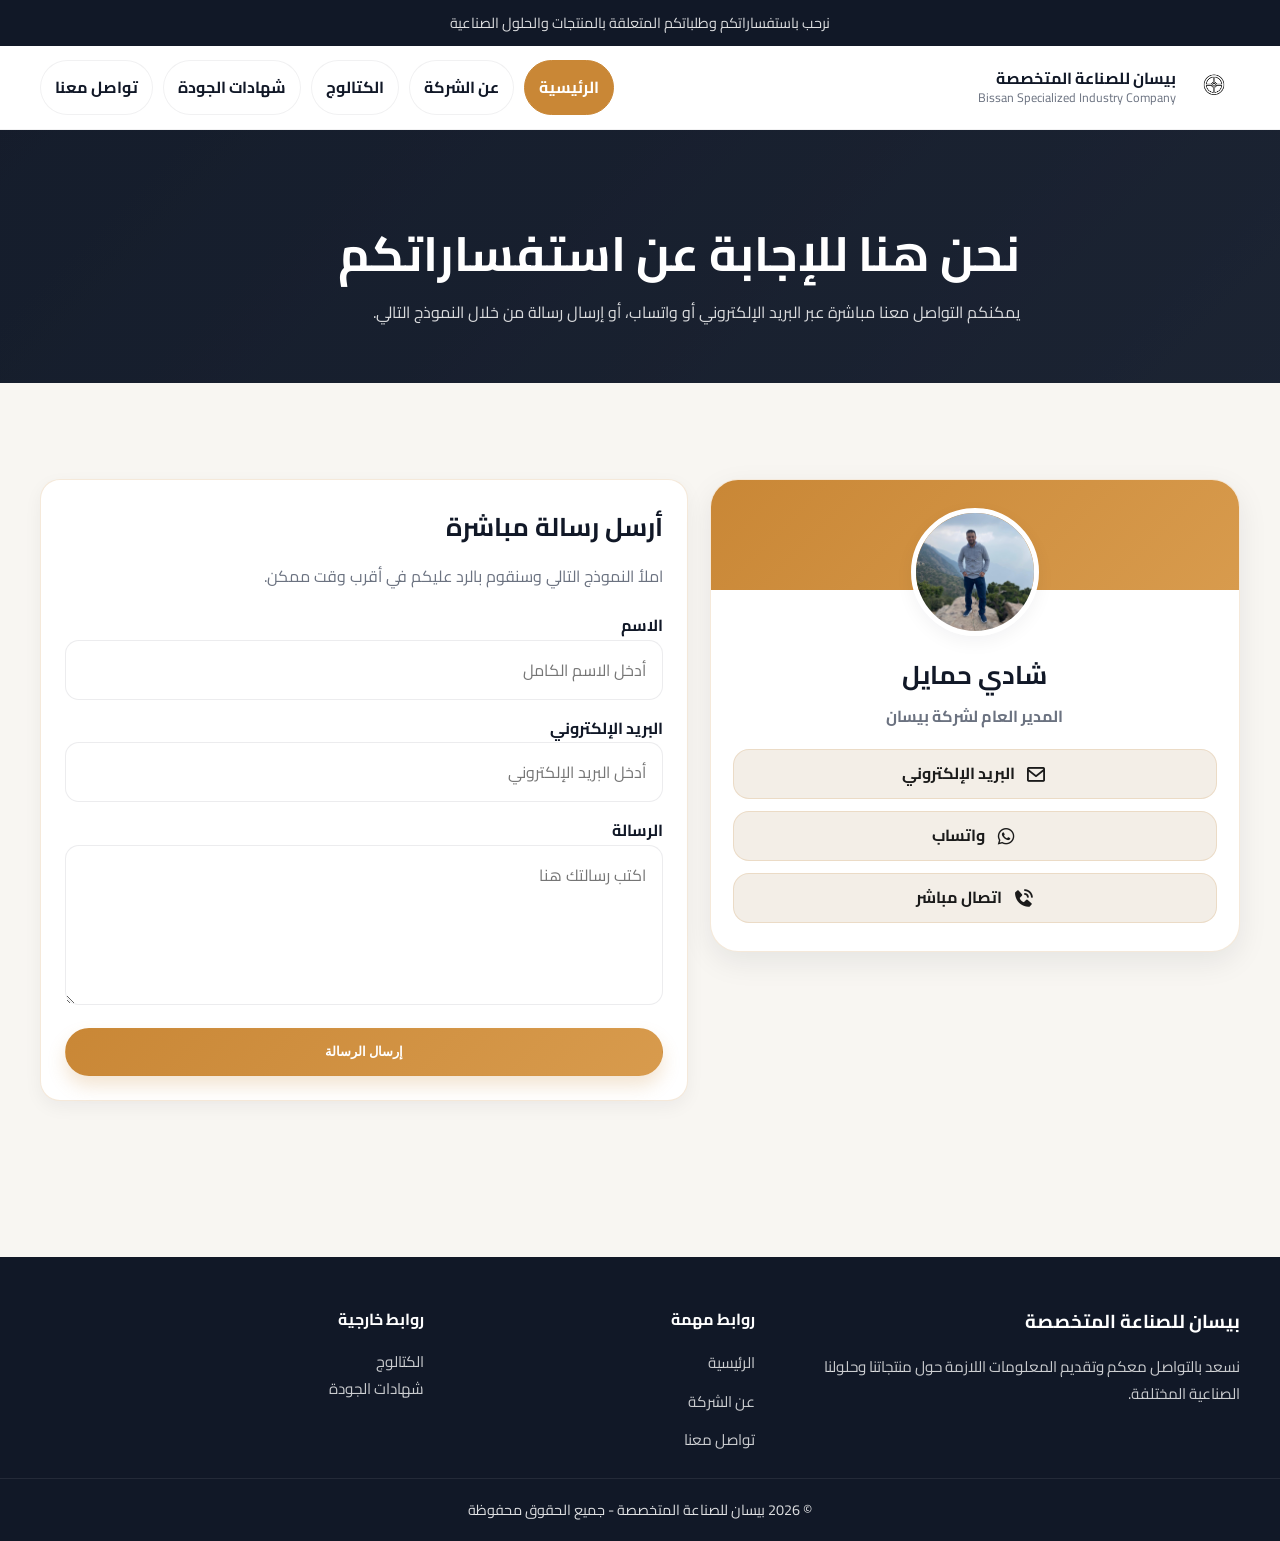
<file: bissanIndustry/contact.html>
<!doctype html>
<html lang="ar" dir="rtl">
  <head>
    <meta charset="UTF-8" />
    <meta name="viewport" content="width=device-width, initial-scale=1.0" />
    <title>تواصل معنا | بيسان للصناعة المتخصصة</title>
    <meta
      name="description"
      content="تواصل مع شركة بيسان للصناعة المتخصصة للاستفسار عن أنابيب PVC والمكونات البلاستيكية والمنتجات الصناعية المختلفة."
    />
    <link
      href="https://unpkg.com/boxicons@2.1.4/css/boxicons.min.css"
      rel="stylesheet"
    />
    <link rel="stylesheet" href="./css/mainstyle.css" />
    <link rel="stylesheet" href="./css/contact.css" />
  </head>
  <body>
    <div class="topbar">
      <div class="container">
        <p>نرحب باستفساراتكم وطلباتكم المتعلقة بالمنتجات والحلول الصناعية</p>
      </div>
    </div>

    <header class="site-header">
      <div class="container navbar">
        <a href="index.html" class="brand">
          <img src="./images/logo.png" alt="شعار بيسان" />
          <div class="brand-text">
            <h1>بيسان للصناعة المتخصصة</h1>
            <p>Bissan Specialized Industry Company</p>
          </div>
        </a>

        <button
          class="menu-toggle"
          id="menuToggle"
          aria-label="فتح القائمة"
          aria-expanded="false"
          aria-controls="mainNav"
        >
          <span></span>
          <span></span>
          <span></span>
        </button>

        <nav class="main-nav" id="mainNav">
          <ul class="nav-links">
            <li><a href="index.html" class="active">الرئيسية</a></li>
            <li><a href="about.html">عن الشركة</a></li>
            <li>
              <a
                href="https://drive.google.com/drive/folders/1nxeZq0r3uxpmF0wtFy2HeYXRQlglvLOS?usp=sharing"
                target="_blank"
              >
                الكتالوج
              </a>
            </li>
            <li><a href="Catalog/ISO.pdf" target="_blank">شهادات الجودة</a></li>
            <li><a href="contact.html">تواصل معنا</a></li>
          </ul>
        </nav>
      </div>
    </header>

    <section class="page-hero">
      <div class="container page-hero-content">
        <h2>نحن هنا للإجابة عن استفساراتكم</h2>
        <p>
          يمكنكم التواصل معنا مباشرة عبر البريد الإلكتروني أو واتساب، أو إرسال
          رسالة من خلال النموذج التالي.
        </p>
      </div>
    </section>

    <main>
      <section class="section">
        <div class="container contact-grid">
          <aside class="contact-card">
            <div class="contact-card-inner">
              <div class="contact-avatar">
                <img src="./images/brother.jpg" alt="صورة المدير" />
              </div>

              <h3>شادي حمايل</h3>
              <p class="contact-role">المدير العام لشركة بيسان</p>

              <div class="contact-links">
                <a href="mailto:shadi@bissanfactory.com">
                  <i class="bx bx-envelope"></i>
                  <span>البريد الإلكتروني</span>
                </a>
                <a href="https://wa.me/966533080047" target="_blank">
                  <i class="bx bxl-whatsapp"></i>
                  <span>واتساب</span>
                </a>
                <a href="tel:+966533080047">
                  <i class="bx bxs-phone-call"></i>
                  <span>اتصال مباشر</span>
                </a>
              </div>
            </div>
          </aside>

          <div class="card contact-form-box">
            <h3>أرسل رسالة مباشرة</h3>
            <p>املأ النموذج التالي وسنقوم بالرد عليكم في أقرب وقت ممكن.</p>

            <form
              class="contact-form"
              action="https://formspree.io/f/xvzvkkww"
              method="POST"
            >
              <div>
                <label for="name">الاسم</label>
                <input
                  type="text"
                  id="name"
                  name="name"
                  placeholder="أدخل الاسم الكامل"
                  required
                />
              </div>

              <div>
                <label for="email">البريد الإلكتروني</label>
                <input
                  type="email"
                  id="email"
                  name="email"
                  placeholder="أدخل البريد الإلكتروني"
                  required
                />
              </div>

              <div>
                <label for="message">الرسالة</label>
                <textarea
                  id="message"
                  name="message"
                  placeholder="اكتب رسالتك هنا"
                  required
                ></textarea>
              </div>

              <button type="submit" class="btn">إرسال الرسالة</button>
            </form>
          </div>
        </div>
      </section>
    </main>

    <footer class="site-footer">
      <div class="container footer-grid">
        <div class="footer-brand">
          <h3>بيسان للصناعة المتخصصة</h3>
          <p>
            نسعد بالتواصل معكم وتقديم المعلومات اللازمة حول منتجاتنا وحلولنا
            الصناعية المختلفة.
          </p>
        </div>

        <div class="footer-links">
          <h4>روابط مهمة</h4>
          <ul>
            <li><a href="index.html">الرئيسية</a></li>
            <li><a href="about.html">عن الشركة</a></li>
            <li><a href="contact.html">تواصل معنا</a></li>
          </ul>
        </div>

        <div class="footer-contact">
          <h4>روابط خارجية</h4>
          <p>
            <a
              href="https://drive.google.com/drive/folders/1nxeZq0r3uxpmF0wtFy2HeYXRQlglvLOS?usp=sharing"
              target="_blank"
              >الكتالوج</a
            >
          </p>
          <p><a href="Catalog/ISO.pdf" target="_blank">شهادات الجودة</a></p>
        </div>
      </div>

      <div class="footer-bottom">
        <p>© 2026 بيسان للصناعة المتخصصة - جميع الحقوق محفوظة</p>
      </div>
    </footer>
      <script>
      const menuToggle = document.getElementById("menuToggle");
      const mainNav = document.getElementById("mainNav");

      menuToggle.addEventListener("click", () => {
        menuToggle.classList.toggle("active");
        mainNav.classList.toggle("active");

        const expanded = menuToggle.classList.contains("active");
        menuToggle.setAttribute("aria-expanded", expanded ? "true" : "false");
      });
    </script>
  </body>
</html>
</file>
<file: css/mainstyle.css>
@import url('https://fonts.googleapis.com/css2?family=Cairo:wght@400;500;600;700;800&display=swap');

:root {
  --primary: #c98736;
  --primary-dark: #a66b2a;
  --primary-soft: #e8c08c;
  --accent: #111827;
  --accent-2: #1f2937;
  --bg: #f6f2ec;
  --surface: #ffffff;
  --surface-2: #f3eee7;
  --text: #1b1b1b;
  --muted: #6b7280;
  --border: rgba(201, 135, 54, 0.18);
  --shadow: 0 16px 40px rgba(17, 24, 39, 0.10);
  --shadow-soft: 0 8px 22px rgba(17, 24, 39, 0.06);
  --radius-sm: 14px;
  --radius-md: 20px;
  --radius-lg: 28px;
  --container: 1200px;
  --transition: 0.24s ease;
}

* {
  margin: 0;
  padding: 0;
  box-sizing: border-box;
}

html {
  scroll-behavior: smooth;
}

body {
  font-family: 'Cairo', sans-serif;
  background:
    radial-gradient(circle at top right, rgba(201, 135, 54, 0.09), transparent 26%),
    radial-gradient(circle at bottom left, rgba(17, 24, 39, 0.04), transparent 24%),
    var(--bg);
  color: var(--text);
  direction: rtl;
  line-height: 1.8;
}

a {
  color: inherit;
  text-decoration: none;
}

img {
  max-width: 100%;
  display: block;
}

ul {
  list-style: none;
}

.container {
  width: min(100% - 32px, var(--container));
  margin-inline: auto;
}

.container,
.section,
.page-hero,
.site-footer {
  position: relative;
}

.section {
  padding: 72px 0;
}

.section-head {
  margin-bottom: 28px;
}

.section-head span {
  display: inline-block;
  color: var(--primary);
  font-weight: 700;
  font-size: 0.95rem;
  margin-bottom: 10px;
}

.section-head h2 {
  font-size: 1.9rem;
  line-height: 1.3;
  margin-bottom: 12px;
  color: var(--accent);
}

.section-head p {
  color: var(--muted);
  max-width: 720px;
}

.btn,
.btn-outline {
  display: inline-flex;
  align-items: center;
  justify-content: center;
  min-height: 48px;
  padding: 12px 22px;
  border-radius: 999px;
  font-weight: 700;
  transition: var(--transition);
  border: 1px solid transparent;
  box-shadow: none;
}

.btn {
  background: linear-gradient(135deg, var(--primary), #d89b4d);
  color: #fff;
  box-shadow: 0 10px 18px rgba(201, 135, 54, 0.22);
}

.btn:hover {
  transform: translateY(-2px);
  background: linear-gradient(135deg, var(--primary-dark), #b9772f);
  box-shadow: 0 16px 24px rgba(201, 135, 54, 0.24);
}

.btn-outline {
  border-color: var(--border);
  background: rgba(255, 255, 255, 0.75);
  color: var(--accent);
}

.btn-outline:hover {
  border-color: var(--primary);
  color: var(--primary-dark);
  background: rgba(201, 135, 54, 0.08);
}

.btn:focus-visible,
.btn-outline:focus-visible,
.nav-links a:focus-visible,
.footer-links a:focus-visible,
.footer-contact a:focus-visible,
.contact-links a:focus-visible {
  outline: 3px solid rgba(201, 135, 54, 0.28);
  outline-offset: 3px;
}

.topbar {
  background: linear-gradient(135deg, #0b1220, #111827);
  color: rgba(255, 255, 255, 0.88);
  font-size: 0.9rem;
}

.topbar .container {
  display: flex;
  align-items: center;
  justify-content: center;
  text-align: center;
  padding: 10px 0;
}

.site-header {
  position: sticky;
  top: 0;
  z-index: 1000;
  backdrop-filter: blur(14px);
  background: linear-gradient(135deg, rgba(9, 15, 26, 0.98), rgba(17, 24, 39, 0.96));
  border-bottom: 1px solid rgba(232, 192, 140, 0.14);
  box-shadow: 0 10px 28px rgba(17, 24, 39, 0.16);
}

.navbar {
  min-height: 128px;
  display: flex;
  align-items: center;
  justify-content: space-between;
  gap: 18px;
  padding: 14px 0;
  position: relative;
}

.brand {
  display: flex;
  align-items: center;
  gap: 16px;
  min-width: 0;
}

.brand img {
  width: 120px;
  height: 120px;
  object-fit: contain;
  flex-shrink: 0;
  filter: drop-shadow(0 4px 14px rgba(0, 0, 0, 0.28));
}

.brand-text h1 {
  font-size: 0.98rem;
  color: #ffffff;
  line-height: 1.35;
}

.brand-text p {
  font-size: 0.74rem;
  color: rgba(255, 255, 255, 0.72);
  line-height: 1.3;
}

.menu-toggle {
  width: 46px;
  height: 46px;
  border: none;
  background: linear-gradient(135deg, rgba(6, 37, 44, 0.95), rgba(10, 70, 77, 0.92));
  border-radius: 0;
  display: flex;
  flex-direction: column;
  justify-content: center;
  align-items: center;
  gap: 5px;
  cursor: pointer;
  box-shadow: 0 10px 22px rgba(8, 42, 47, 0.20);
  flex-shrink: 0;
}

.menu-toggle span {
  width: 22px;
  height: 3px;
  background: #ffffff;
  border-radius: 10px;
  transition: var(--transition);
  display: block;
}

.menu-toggle.active span:nth-child(1) {
  transform: translateY(8px) rotate(45deg);
}

.menu-toggle.active span:nth-child(2) {
  opacity: 0;
}

.menu-toggle.active span:nth-child(3) {
  transform: translateY(-8px) rotate(-45deg);
}

.main-nav {
  position: absolute;
  top: calc(100% + 10px);
  right: 0;
  width: min(280px, 100%);
  background: rgba(11, 18, 32, 0.98);
  border: 1px solid rgba(232, 192, 140, 0.12);
  border-radius: 22px;
  padding: 14px;
  box-shadow: var(--shadow);
  opacity: 0;
  visibility: hidden;
  transform: translateY(-8px);
  transition: var(--transition);
}

.main-nav.active {
  opacity: 1;
  visibility: visible;
  transform: translateY(0);
}

.nav-links {
  display: flex;
  flex-direction: column;
  gap: 10px;
}

.nav-links a {
  display: block;
  text-align: center;
  padding: 12px 14px;
  border-radius: 999px;
  background: rgba(255, 255, 255, 0.06);
  border: 1px solid rgba(255, 255, 255, 0.08);
  font-weight: 700;
  color: rgba(255, 255, 255, 0.9);
  transition: var(--transition);
}

.nav-links a:hover {
  transform: translateY(-1px);
  box-shadow: 0 10px 20px rgba(201, 135, 54, 0.24);
}

.nav-links a:hover,
.nav-links a.active {
  background: var(--primary);
  color: #fff;
  border-color: var(--primary);
}

.page-hero {
  padding: 70px 0 40px;
  background:
    linear-gradient(rgba(7, 12, 20, 0.78), rgba(7, 12, 20, 0.78)),
    linear-gradient(135deg, #111827, #263244);
  color: #fff;
}

.page-hero-content {
  max-width: 760px;
}

.page-hero h2 {
  font-size: 2rem;
  line-height: 1.3;
  margin-bottom: 14px;
}

.page-hero p {
  color: rgba(255, 255, 255, 0.84);
}

.card {
  background: var(--surface);
  border: 1px solid var(--border);
  border-radius: var(--radius-lg);
  box-shadow: var(--shadow-soft);
  transition: var(--transition);
  padding: 32px 24px 28px 24px;
  display: flex;
  flex-direction: column;
  align-items: center;
  justify-content: flex-start;
  min-height: 260px;
  min-width: 220px;
  text-align: center;
  gap: 18px;
}

.card:hover {
  transform: translateY(-7px) scale(1.03);
  box-shadow: 0 16px 40px rgba(201, 135, 54, 0.13), 0 2px 8px rgba(17,24,39,0.07);
  border-color: var(--primary);
}

.card .card-icon {
  width: 62px;
  height: 62px;
  border-radius: 50%;
  background: var(--primary-soft);
  display: flex;
  align-items: center;
  justify-content: center;
  margin: 0 auto 10px auto;
  font-size: 2.1rem;
  color: var(--primary-dark);
  box-shadow: 0 2px 12px rgba(201,135,54,0.08);
  transition: background 0.2s, color 0.2s;
}
.card:hover .card-icon {
  background: var(--primary);
  color: #fff;
}

.card h3, .card-title {
  font-size: 1.18rem;
  font-weight: 800;
  color: var(--accent);
  margin-bottom: 8px;
  margin-top: 0;
}
.card p, .card-desc {
  color: var(--muted);
  font-size: 1rem;
  line-height: 1.7;
  margin: 0;
}

.site-footer {
  background: var(--accent);
  color: rgba(255, 255, 255, 0.86);
  margin-top: 60px;
}

.footer-grid {
  display: grid;
  gap: 24px;
  padding: 48px 0 24px;
}

/* تحسين grid للكروت في الأقسام */
.cards-grid, .features-grid, .solutions-grid {
  display: grid;
  grid-template-columns: repeat(auto-fit, minmax(260px, 1fr));
  gap: 28px;
  align-items: stretch;
  justify-items: center;
  margin: 0 auto;
  width: 100%;
}

@media (max-width: 900px) {
  .cards-grid, .features-grid, .solutions-grid {
    grid-template-columns: 1fr;
    gap: 18px;
  }
  .section {
    padding: 36px 0 36px 0;
  }
  .card {
    min-width: unset;
    padding: 24px 10px 22px 10px;
  }
  .section-head h2 {
    font-size: 1.4rem;
  }
}

@media (max-width: 600px) {
  .container {
    padding-left: 0;
    padding-right: 0;
  }
  .section {
    padding: 18px 0 18px 0;
  }
  .card {
    padding: 18px 4px 16px 4px;
    min-height: 180px;
    font-size: 0.97rem;
  }
  .card .card-icon {
    width: 44px;
    height: 44px;
    font-size: 1.3rem;
  }
}

/* --- Footer Modern Responsive --- */
.site-footer {
  background: var(--accent);
  color: rgba(255, 255, 255, 0.92);
  margin-top: 60px;
  padding-top: 0;
  border-radius: 32px 32px 0 0;
  box-shadow: 0 -4px 32px rgba(17,24,39,0.08);
}
.footer-grid {
  display: flex;
  flex-wrap: wrap;
  justify-content: center;
  align-items: flex-start;
  gap: 48px 64px;
  padding: 48px 0 24px 0;
  max-width: 1200px;
  margin: 0 auto;
  text-align: center;
}
.footer-brand h3,
.footer-links h4,
.footer-contact h4,
.footer-social h4 {
  color: #fff;
  margin-bottom: 14px;
  font-size: 1.18rem;
  font-weight: 800;
  letter-spacing: 0.5px;
}
.footer-brand p,
.footer-contact p,
.footer-links a {
  color: rgba(255, 255, 255, 0.78);
  font-size: 1.01rem;
  margin-bottom: 0.5em;
}
.footer-links a:hover,
.footer-contact a:hover {
  color: #fff;
  text-decoration: underline;
}
.footer-links ul {
  display: flex;
  flex-direction: column;
  gap: 10px;
  align-items: center;
}
.footer-bottom {
  border-top: 1px solid rgba(255, 255, 255, 0.08);
  text-align: center;
  padding: 18px 0 8px 0;
  font-size: 0.98rem;
  margin-top: 18px;
}
.footer-social h4 {
  color: #fff;
  margin-bottom: 14px;
  font-size: 1.1rem;
  font-weight: 700;
}
.social-links {
  display: flex;
  gap: 16px;
  align-items: center;
  justify-content: center;
  margin-top: 8px;
}
.social-links a {
  display: inline-flex;
  align-items: center;
  justify-content: center;
  width: 44px;
  height: 44px;
  border-radius: 50%;
  background: rgba(255, 255, 255, 0.13);
  color: #fff;
  font-size: 1.45rem;
  transition: var(--transition);
  border: 1.5px solid rgba(255, 255, 255, 0.18);
  box-shadow: 0 2px 8px rgba(201,135,54,0.07);
}
.social-links a:hover {
  background: var(--primary);
  color: #fff;
  border-color: var(--primary);
  transform: scale(1.08) translateY(-2px);
  box-shadow: 0 4px 16px rgba(201,135,54,0.13);
}
/* Responsive footer */
@media (max-width: 900px) {
  .footer-grid {
    flex-direction: column;
    gap: 32px 0;
    align-items: center;
    padding: 32px 0 16px 0;
  }
  .site-footer {
    border-radius: 18px 18px 0 0;
    margin-top: 32px;
  }
}
@media (max-width: 600px) {
  .footer-grid {
    flex-direction: column;
    gap: 18px 0;
    align-items: center;
    padding: 18px 0 8px 0;
  }
  .site-footer {
    border-radius: 10px 10px 0 0;
    margin-top: 18px;
  }
  .footer-brand h3, .footer-links h4, .footer-contact h4, .footer-social h4 {
    font-size: 1rem;
  }
  .footer-brand p, .footer-contact p, .footer-links a {
    font-size: 0.97rem;
  }
  .social-links a {
    width: 36px;
    height: 36px;
    font-size: 1.1rem;
  }
}

@media (min-width: 700px) {
  .page-hero {
    padding: 92px 0 56px;
  }

  .page-hero h2 {
    font-size: 2.5rem;
  }

  .section-head h2 {
    font-size: 2.3rem;
  }

  .footer-grid {
    grid-template-columns: 1.2fr 0.8fr 1fr;
  }
}

@media (max-width: 480px) {
  .container {
    width: min(100% - 20px, var(--container));
  }

  .topbar .container {
    padding: 8px 0;
    font-size: 0.8rem;
    line-height: 1.5;
  }

  .navbar {
    min-height: 82px;
    padding: 10px 0;
  }

  .brand {
    gap: 10px;
  }

  .brand img {
    width: 78px;
    height: 78px;
  }

  .brand-text h1 {
    font-size: 0.84rem;
    color: #ffffff;
  }

  .brand-text p {
    font-size: 0.62rem;
    color: rgba(255, 255, 255, 0.72);
  }

  .menu-toggle {
    width: 42px;
    height: 42px;
  }

  .main-nav {
    width: calc(100vw - 20px);
  }

  .nav-links a {
    padding: 11px 12px;
    font-size: 0.95rem;
  }

  .page-hero {
    padding: 58px 0 34px;
  }

  .page-hero h2 {
    font-size: 1.55rem;
  }

  .page-hero p {
    font-size: 0.95rem;
  }

  .section {
    padding: 54px 0;
  }

  .section-head h2 {
    font-size: 1.55rem;
  }

  .section-head p {
    font-size: 0.96rem;
  }

  .footer-grid {
    gap: 18px;
    padding: 34px 0 20px;
  }

  .footer-brand h3,
  .footer-links h4,
  .footer-contact h4 {
    margin-bottom: 10px;
  }

  .footer-brand p,
  .footer-contact p,
  .footer-links a {
    font-size: 0.92rem;
  }

  .footer-bottom {
    padding: 14px 0;
    font-size: 0.84rem;
  }
}

@media (max-width: 380px) {
  .container {
    width: min(100% - 14px, var(--container));
  }

  .brand-text h1 {
    font-size: 0.85rem;
  }

  .brand-text p {
    font-size: 0.78rem;
  }

  .page-hero h2,
  .section-head h2 {
    font-size: 1.22rem;
  }

  .nav-links a {
    font-size: 0.9rem;
  }
}

@media (max-width: 360px) {
  .container {
    width: min(100% - 12px, var(--container));
  }

  .brand {
    gap: 8px;
  }

  .brand img {
    width: 70px;
    height: 70px;
  }

  .brand-text h1 {
    font-size: 0.72rem;
    line-height: 1.25;
    color: #ffffff;
  }

  .brand-text p {
    font-size: 0.58rem;
    color: rgba(255, 255, 255, 0.72);
  }

  .menu-toggle {
    width: 38px;
    height: 38px;
    gap: 4px;
  }

  .menu-toggle span {
    width: 18px;
    height: 2px;
  }

  .page-hero {
    padding: 48px 0 28px;
  }

  .page-hero h2,
  .section-head h2 {
    font-size: 1.28rem;
  }

  .section-head span {
    font-size: 0.8rem;
  }

  .section {
    padding: 44px 0;
  }
}

@media (min-width: 992px) {
  .section {
    padding: 96px 0;
  }

  .page-hero h2 {
    font-size: 3rem;
  }

  .section-head h2 {
    font-size: 2.7rem;
  }

  .menu-toggle {
    display: none;
  }

  .navbar {
    min-height: 128px;
  }

  .brand img {
    width: 120px;
    height: 120px;
  }

  .main-nav {
    height: 128px;
    display: flex;
    align-items: center;
  }

  .nav-links {
    height: 100%;
    align-items: center;
    justify-content: center;
    gap: 10px;
  }

  .nav-links a {
    min-height: 42px;
    padding: 10px 16px;
  }

  .main-nav {
    position: static;
    width: auto;
    background: transparent;
    border: none;
    border-radius: 0;
    padding: 0;
    box-shadow: none;
    opacity: 1;
    visibility: visible;
    transform: none;
  }

  .nav-links {
    display: flex;
    flex-direction: row;
    flex-wrap: wrap;
    justify-content: flex-end;
  }
}

.icon-box {
  width: 64px;
  height: 64px;
  display: flex;
  align-items: center;
  justify-content: center;
  border-radius: 18px;
  background: rgba(201, 135, 54, 0.12);
  margin-bottom: 16px;
  border: 1px solid rgba(201, 135, 54, 0.18);
}

.icon-box i {
  font-size: 30px;
  color: var(--primary);
}

.feature-item,
.value-item,
.product-item,
.highlight-box,
.why-list li,
.contact-links a {
  transition: var(--transition);
}

.feature-item:hover,
.value-item:hover,
.product-item:hover,
.highlight-box:hover,
.why-list li:hover {
  transform: translateY(-4px);
  box-shadow: var(--shadow);
}

.contact-links a i {
  font-size: 22px;
  margin-left: 10px;
}

.why-list li {
  display: flex;
  align-items: flex-start;
  gap: 12px;
}

.why-list li i {
  font-size: 22px;
  color: var(--primary);
  margin-top: 3px;
  flex-shrink: 0;
}
</file>
<file: css/home.css>
.hero {
  padding: 34px 0 72px;
  background:
    radial-gradient(circle at top right, rgba(201, 135, 54, 0.18), transparent 28%),
    linear-gradient(180deg, #fff, #f8f6f2 60%);
}

.hero-wrap {
  display: grid;
  gap: 26px;
  align-items: center;
}

.hero-content .badge {
  display: inline-flex;
  padding: 8px 14px;
  border-radius: 999px;
  background: rgba(201, 135, 54, 0.12);
  color: var(--primary-dark);
  font-weight: 700;
  margin-bottom: 16px;
}

.hero-content h2 {
  font-size: 2.2rem;
  line-height: 1.3;
  color: var(--accent);
  margin-bottom: 14px;
}

.hero-content p {
  color: var(--muted);
  margin-bottom: 22px;
}

.hero-actions {
  display: flex;
  flex-direction: column;
  gap: 12px;
}

.hero-card {
  position: relative;
  overflow: hidden;
  border-radius: var(--radius-lg);
  min-height: 320px;
  background:
    linear-gradient(rgba(17, 24, 39, 0.28), rgba(17, 24, 39, 0.28)),
    url('../images/industry.jpeg') center/cover no-repeat;
  box-shadow: var(--shadow);
}

.hero-card:hover {
  transform: translateY(-4px);
  transition: var(--transition);
}

.hero-card::after {
  content: '';
  position: absolute;
  inset: auto 18px 18px 18px;
  height: 100px;
  border-radius: 20px;
  background: rgba(255,255,255,0.14);
  border: 1px solid rgba(255,255,255,0.18);
  backdrop-filter: blur(10px);
}

.hero-stats {
  position: absolute;
  right: 28px;
  left: 28px;
  bottom: 30px;
  z-index: 2;
  display: grid;
  grid-template-columns: repeat(3, 1fr);
  gap: 12px;
  color: #fff;
  text-align: center;
}

.hero-stats strong {
  display: block;
  font-size: 1.05rem;
}

.hero-stats span {
  font-size: 0.76rem;
  color: rgba(255,255,255,0.82);
}

.features-grid,
.values-grid,
.products-grid {
  display: grid;
  gap: 18px;
}

.feature-item,
.value-item,
.product-item {
  padding: 22px;
}

.feature-item,
.value-item,
.product-item,
.about-preview-content,
.cta-box {
  border: 1px solid rgba(201, 135, 54, 0.14);
}

.feature-item h3,
.value-item h3,
.product-item h3 {
  margin-bottom: 10px;
  color: var(--accent);
}

.feature-item p,
.value-item p,
.product-item p {
  color: var(--muted);
}

.about-preview {
  display: grid;
  gap: 22px;
  align-items: center;
}

.about-preview-image {
  overflow: hidden;
  border-radius: var(--radius-lg);
  min-height: 280px;
  background: url('../images/MangeIndustry.jpeg') center/cover no-repeat;
  box-shadow: var(--shadow);
}

.about-preview-image:hover {
  transform: scale(1.01);
  transition: var(--transition);
}

.about-preview-content {
  padding: 26px;
}

.about-preview-content p {
  color: var(--muted);
  margin-bottom: 14px;
}

.cta-box {
  padding: 28px;
  border-radius: var(--radius-lg);
  background: linear-gradient(135deg, var(--accent), #2b3545);
  color: #fff;
  box-shadow: var(--shadow);
}

.cta-box h2 {
  font-size: 1.8rem;
  margin-bottom: 12px;
}

.cta-box p {
  color: rgba(255,255,255,0.82);
  margin-bottom: 18px;
}

.cta-actions {
  display: flex;
  flex-direction: column;
  gap: 12px;
}

.cta-actions .btn-outline {
  background: transparent;
  color: #fff;
  border-color: rgba(255,255,255,0.2);
}

.cta-actions .btn-outline:hover {
  border-color: rgba(255,255,255,0.5);
  color: #fff;
}

@media (min-width: 700px) {
  .hero-actions,
  .cta-actions {
    flex-direction: row;
    flex-wrap: wrap;
  }

  .features-grid,
  .values-grid,
  .products-grid {
    grid-template-columns: repeat(2, 1fr);
  }
}

@media (min-width: 992px) {
  .hero-wrap,
  .about-preview {
    grid-template-columns: 1.05fr 0.95fr;
  }

  .hero-content h2 {
    font-size: 3.5rem;
  }

  .features-grid,
  .values-grid,
  .products-grid {
    grid-template-columns: repeat(3, 1fr);
  }
}

@media (max-width: 640px) {
  .hero {
    padding: 22px 0 48px;
  }

  .hero-content h2 {
    font-size: 1.8rem;
  }

  .hero-content p {
    font-size: 0.96rem;
  }

  .hero-card {
    min-height: 230px;
  }

  .hero-stats {
    grid-template-columns: 1fr;
    right: 12px;
    left: 12px;
    bottom: 12px;
    gap: 8px;
  }

  .hero-stats div {
    padding: 7px 0;
    background: rgba(255,255,255,0.06);
    border-radius: 14px;
  }

  .about-preview-image {
    min-height: 210px;
  }

  .feature-item,
  .value-item,
  .product-item,
  .about-preview-content,
  .cta-box {
    padding: 18px;
  }

  .features-grid,
  .values-grid,
  .products-grid {
    grid-template-columns: 1fr;
  }
}

@media (max-width: 380px) {
  .hero-content h2 {
    font-size: 1.45rem;
  }

  .hero-stats strong {
    font-size: 0.95rem;
  }

  .hero-stats span {
    font-size: 0.72rem;
  }

  .cta-box h2 {
    font-size: 1.35rem;
  }
}

@media (max-width: 360px) {
  .hero-content .badge {
    font-size: 0.8rem;
    padding: 7px 12px;
  }

  .hero-content h2 {
    font-size: 1.32rem;
  }

  .hero-content p,
  .about-preview-content p,
  .cta-box p {
    font-size: 0.92rem;
  }

  .hero-actions,
  .cta-actions {
    gap: 10px;
  }

  .btn,
  .btn-outline {
    width: 100%;
  }
}
</file>
<file: bissanIndustry/css/mainstyle.css>
@import url('https://fonts.googleapis.com/css2?family=Cairo:wght@400;500;600;700;800&display=swap');

:root {
  --primary: #c98736;
  --primary-dark: #a66b2a;
  --primary-soft: #e8c08c;
  --accent: #111827;
  --accent-2: #1f2937;
  --bg: #f8f6f2;
  --surface: #ffffff;
  --surface-2: #f3eee7;
  --text: #1b1b1b;
  --muted: #6b7280;
  --border: rgba(201, 135, 54, 0.18);
  --shadow: 0 10px 30px rgba(17, 24, 39, 0.08);
  --shadow-soft: 0 6px 18px rgba(17, 24, 39, 0.05);
  --radius-sm: 14px;
  --radius-md: 20px;
  --radius-lg: 28px;
  --container: 1200px;
  --transition: 0.3s ease;
}

* {
  margin: 0;
  padding: 0;
  box-sizing: border-box;
}

html {
  scroll-behavior: smooth;
}

body {
  font-family: 'Cairo', sans-serif;
  background: var(--bg);
  color: var(--text);
  direction: rtl;
  line-height: 1.8;
}

a {
  color: inherit;
  text-decoration: none;
}

img {
  max-width: 100%;
  display: block;
}

ul {
  list-style: none;
}

.container {
  width: min(100% - 32px, var(--container));
  margin-inline: auto;
}

.section {
  padding: 72px 0;
}

.section-head {
  margin-bottom: 28px;
}

.section-head span {
  display: inline-block;
  color: var(--primary);
  font-weight: 700;
  font-size: 0.95rem;
  margin-bottom: 10px;
}

.section-head h2 {
  font-size: 1.9rem;
  line-height: 1.3;
  margin-bottom: 12px;
  color: var(--accent);
}

.section-head p {
  color: var(--muted);
  max-width: 720px;
}

.btn,
.btn-outline {
  display: inline-flex;
  align-items: center;
  justify-content: center;
  min-height: 48px;
  padding: 12px 22px;
  border-radius: 999px;
  font-weight: 700;
  transition: var(--transition);
  border: 1px solid transparent;
}

.btn {
  background: linear-gradient(135deg, var(--primary), #d89b4d);
  color: #fff;
  box-shadow: 0 10px 18px rgba(201, 135, 54, 0.22);
}

.btn:hover {
  transform: translateY(-2px);
  background: linear-gradient(135deg, var(--primary-dark), #b9772f);
}

.btn-outline {
  border-color: var(--border);
  background: rgba(255, 255, 255, 0.75);
  color: var(--accent);
}

.btn-outline:hover {
  border-color: var(--primary);
  color: var(--primary-dark);
}

.topbar {
  background: var(--accent);
  color: rgba(255, 255, 255, 0.85);
  font-size: 0.9rem;
}

.topbar .container {
  display: flex;
  align-items: center;
  justify-content: center;
  text-align: center;
  padding: 10px 0;
}

.site-header {
  position: sticky;
  top: 0;
  z-index: 1000;
  backdrop-filter: blur(10px);
  background: rgba(255, 255, 255, 0.94);
  border-bottom: 1px solid rgba(17, 24, 39, 0.06);
}

.navbar {
  min-height: 78px;
  display: flex;
  align-items: center;
  justify-content: space-between;
  gap: 16px;
  padding: 14px 0;
  position: relative;
}

.brand {
  display: flex;
  align-items: center;
  gap: 12px;
  min-width: 0;
}

.brand img {
  width: 52px;
  height: 52px;
  object-fit: contain;
  flex-shrink: 0;
}

.brand-text h1 {
  font-size: 1rem;
  color: var(--accent);
  line-height: 1.35;
}

.brand-text p {
  font-size: 0.78rem;
  color: var(--muted);
  line-height: 1.3;
}

.menu-toggle {
  width: 46px;
  height: 46px;
  border: none;
  background: linear-gradient(135deg, rgba(6, 37, 44, 0.95), rgba(10, 70, 77, 0.92));
  border-radius: 0;
  display: flex;
  flex-direction: column;
  justify-content: center;
  align-items: center;
  gap: 5px;
  cursor: pointer;
  box-shadow: 0 8px 20px rgba(8, 42, 47, 0.22);
  flex-shrink: 0;
}

.menu-toggle span {
  width: 22px;
  height: 3px;
  background: #ffffff;
  border-radius: 10px;
  transition: var(--transition);
  display: block;
}

.menu-toggle.active span:nth-child(1) {
  transform: translateY(8px) rotate(45deg);
}

.menu-toggle.active span:nth-child(2) {
  opacity: 0;
}

.menu-toggle.active span:nth-child(3) {
  transform: translateY(-8px) rotate(-45deg);
}

.main-nav {
  position: absolute;
  top: calc(100% + 10px);
  right: 0;
  width: min(280px, 100%);
  background: rgba(255, 255, 255, 0.98);
  border: 1px solid rgba(17, 24, 39, 0.06);
  border-radius: 22px;
  padding: 14px;
  box-shadow: var(--shadow);
  opacity: 0;
  visibility: hidden;
  transform: translateY(-8px);
  transition: var(--transition);
}

.main-nav.active {
  opacity: 1;
  visibility: visible;
  transform: translateY(0);
}

.nav-links {
  display: flex;
  flex-direction: column;
  gap: 10px;
}

.nav-links a {
  display: block;
  text-align: center;
  padding: 12px 14px;
  border-radius: 999px;
  background: var(--surface);
  border: 1px solid rgba(17, 24, 39, 0.06);
  font-weight: 700;
  color: var(--accent);
  transition: var(--transition);
}

.nav-links a:hover,
.nav-links a.active {
  background: var(--primary);
  color: #fff;
  border-color: var(--primary);
}

.page-hero {
  padding: 70px 0 40px;
  background:
    linear-gradient(rgba(17, 24, 39, 0.72), rgba(17, 24, 39, 0.72)),
    linear-gradient(135deg, #1f2937, #374151);
  color: #fff;
}

.page-hero-content {
  max-width: 760px;
}

.page-hero h2 {
  font-size: 2rem;
  line-height: 1.3;
  margin-bottom: 14px;
}

.page-hero p {
  color: rgba(255, 255, 255, 0.84);
}

.card {
  background: var(--surface);
  border: 1px solid var(--border);
  border-radius: var(--radius-md);
  box-shadow: var(--shadow-soft);
}

.site-footer {
  background: var(--accent);
  color: rgba(255, 255, 255, 0.86);
  margin-top: 60px;
}

.footer-grid {
  display: grid;
  gap: 24px;
  padding: 48px 0 24px;
}

.footer-brand h3,
.footer-links h4,
.footer-contact h4 {
  color: #fff;
  margin-bottom: 14px;
}

.footer-brand p,
.footer-contact p,
.footer-links a {
  color: rgba(255, 255, 255, 0.78);
  font-size: 0.95rem;
}

.footer-links ul {
  display: grid;
  gap: 10px;
}

.footer-bottom {
  border-top: 1px solid rgba(255, 255, 255, 0.08);
  text-align: center;
  padding: 18px 0;
  font-size: 0.9rem;
}

@media (min-width: 700px) {
  .page-hero {
    padding: 92px 0 56px;
  }

  .page-hero h2 {
    font-size: 2.5rem;
  }

  .section-head h2 {
    font-size: 2.3rem;
  }

  .footer-grid {
    grid-template-columns: 1.2fr 0.8fr 1fr;
  }
}

@media (min-width: 992px) {
  .section {
    padding: 96px 0;
  }

  .page-hero h2 {
    font-size: 3rem;
  }

  .section-head h2 {
    font-size: 2.7rem;
  }

  .menu-toggle {
    display: none;
  }

  .main-nav {
    position: static;
    width: auto;
    background: transparent;
    border: none;
    border-radius: 0;
    padding: 0;
    box-shadow: none;
    opacity: 1;
    visibility: visible;
    transform: none;
  }

  .nav-links {
    display: flex;
    flex-direction: row;
    flex-wrap: wrap;
    justify-content: flex-end;
  }
}

.icon-box {
  width: 64px;
  height: 64px;
  display: flex;
  align-items: center;
  justify-content: center;
  border-radius: 18px;
  background: rgba(201, 135, 54, 0.12);
  margin-bottom: 16px;
  border: 1px solid rgba(201, 135, 54, 0.18);
}

.icon-box i {
  font-size: 30px;
  color: var(--primary);
}

.feature-item,
.value-item,
.product-item,
.highlight-box,
.why-list li,
.contact-links a {
  transition: var(--transition);
}

.feature-item:hover,
.value-item:hover,
.product-item:hover,
.highlight-box:hover,
.why-list li:hover {
  transform: translateY(-4px);
  box-shadow: var(--shadow);
}

.contact-links a i {
  font-size: 22px;
  margin-left: 10px;
}

.why-list li {
  display: flex;
  align-items: flex-start;
  gap: 12px;
}

.why-list li i {
  font-size: 22px;
  color: var(--primary);
  margin-top: 3px;
  flex-shrink: 0;
}
</file>
<file: bissanIndustry/css/home.css>
.hero {
  padding: 34px 0 72px;
  background:
    radial-gradient(circle at top right, rgba(201, 135, 54, 0.18), transparent 28%),
    linear-gradient(180deg, #fff, #f8f6f2 60%);
}

.hero-wrap {
  display: grid;
  gap: 26px;
  align-items: center;
}

.hero-content .badge {
  display: inline-flex;
  padding: 8px 14px;
  border-radius: 999px;
  background: rgba(201, 135, 54, 0.12);
  color: var(--primary-dark);
  font-weight: 700;
  margin-bottom: 16px;
}

.hero-content h2 {
  font-size: 2.2rem;
  line-height: 1.3;
  color: var(--accent);
  margin-bottom: 14px;
}

.hero-content p {
  color: var(--muted);
  margin-bottom: 22px;
}

.hero-actions {
  display: flex;
  flex-direction: column;
  gap: 12px;
}

.hero-card {
  position: relative;
  overflow: hidden;
  border-radius: var(--radius-lg);
  min-height: 320px;
  background:
    linear-gradient(rgba(17, 24, 39, 0.28), rgba(17, 24, 39, 0.28)),
    url('../images/industry.jpeg') center/cover no-repeat;
  box-shadow: var(--shadow);
}

.hero-card::after {
  content: '';
  position: absolute;
  inset: auto 18px 18px 18px;
  height: 100px;
  border-radius: 20px;
  background: rgba(255,255,255,0.14);
  border: 1px solid rgba(255,255,255,0.18);
  backdrop-filter: blur(10px);
}

.hero-stats {
  position: absolute;
  right: 28px;
  left: 28px;
  bottom: 30px;
  z-index: 2;
  display: grid;
  grid-template-columns: repeat(3, 1fr);
  gap: 12px;
  color: #fff;
  text-align: center;
}

.hero-stats strong {
  display: block;
  font-size: 1.05rem;
}

.hero-stats span {
  font-size: 0.76rem;
  color: rgba(255,255,255,0.82);
}

.features-grid,
.values-grid,
.products-grid {
  display: grid;
  gap: 18px;
}

.feature-item,
.value-item,
.product-item {
  padding: 22px;
}

.feature-item h3,
.value-item h3,
.product-item h3 {
  margin-bottom: 10px;
  color: var(--accent);
}

.feature-item p,
.value-item p,
.product-item p {
  color: var(--muted);
}

.about-preview {
  display: grid;
  gap: 22px;
  align-items: center;
}

.about-preview-image {
  overflow: hidden;
  border-radius: var(--radius-lg);
  min-height: 280px;
  background: url('../images/MangeIndustry.jpeg') center/cover no-repeat;
  box-shadow: var(--shadow);
}

.about-preview-content {
  padding: 26px;
}

.about-preview-content p {
  color: var(--muted);
  margin-bottom: 14px;
}

.cta-box {
  padding: 28px;
  border-radius: var(--radius-lg);
  background: linear-gradient(135deg, var(--accent), #2b3545);
  color: #fff;
  box-shadow: var(--shadow);
}

.cta-box h2 {
  font-size: 1.8rem;
  margin-bottom: 12px;
}

.cta-box p {
  color: rgba(255,255,255,0.82);
  margin-bottom: 18px;
}

.cta-actions {
  display: flex;
  flex-direction: column;
  gap: 12px;
}

.cta-actions .btn-outline {
  background: transparent;
  color: #fff;
  border-color: rgba(255,255,255,0.2);
}

.cta-actions .btn-outline:hover {
  border-color: rgba(255,255,255,0.5);
  color: #fff;
}

@media (min-width: 700px) {
  .hero-actions,
  .cta-actions {
    flex-direction: row;
    flex-wrap: wrap;
  }

  .features-grid,
  .values-grid,
  .products-grid {
    grid-template-columns: repeat(2, 1fr);
  }
}

@media (min-width: 992px) {
  .hero-wrap,
  .about-preview {
    grid-template-columns: 1.05fr 0.95fr;
  }

  .hero-content h2 {
    font-size: 3.5rem;
  }

  .features-grid,
  .values-grid,
  .products-grid {
    grid-template-columns: repeat(3, 1fr);
  }
}
</file>
<file: css/about.css>
.about-story {
  display: grid;
  gap: 22px;
}

.story-card,
.mission-card,
.vision-card,
.why-card {
  padding: 24px;
}

.story-card p,
.mission-card p,
.vision-card p,
.why-card p {
  color: var(--muted);
}

.why-list {
  display: grid;
  gap: 14px;
  margin-top: 18px;
}

.why-list li {
  background: var(--surface);
  border: 1px solid var(--border);
  border-radius: 16px;
  padding: 16px 18px;
  box-shadow: var(--shadow-soft);
  font-weight: 600;
}

.why-list li:hover {
  border-color: rgba(201, 135, 54, 0.28);
  background: linear-gradient(135deg, rgba(201,135,54,0.08), #fff);
}

.dual-grid {
  display: grid;
  gap: 18px;
  margin-top: 18px;
}

.highlight-box {
  padding: 24px;
  background: linear-gradient(135deg, rgba(201,135,54,0.12), rgba(255,255,255,0.9));
  border: 1px solid var(--border);
  border-radius: var(--radius-md);
}

.highlight-box h3 {
  color: var(--accent);
  margin-bottom: 10px;
}

.highlight-box p {
  color: var(--muted);
}

@media (min-width: 900px) {
  .about-story {
    grid-template-columns: 1.15fr 0.85fr;
  }

  .dual-grid {
    grid-template-columns: repeat(2, 1fr);
  }
}

@media (max-width: 640px) {
  .story-card,
  .mission-card,
  .vision-card,
  .why-card,
  .highlight-box {
    padding: 18px;
  }

  .why-list {
    gap: 12px;
  }

  .why-list li {
    padding: 14px 15px;
    font-size: 0.96rem;
  }

  .about-story,
  .dual-grid {
    gap: 16px;
  }
}

@media (max-width: 380px) {
  .why-list li {
    padding: 12px 13px;
    font-size: 0.92rem;
  }
}

@media (max-width: 360px) {
  .story-card,
  .mission-card,
  .vision-card,
  .why-card,
  .highlight-box {
    padding: 16px;
  }

  .about-story,
  .dual-grid {
    gap: 14px;
  }
}
</file>
<file: css/contact.css>
.contact-grid {
  display: grid;
  gap: 22px;
}

.contact-card {
  position: relative;
  overflow: hidden;
  padding: 28px 22px;
  border-radius: var(--radius-lg);
  background: var(--surface);
  border: 1px solid var(--border);
  box-shadow: var(--shadow);
}

.contact-card::before {
  content: '';
  position: absolute;
  inset: 0 0 auto 0;
  height: 110px;
  background: linear-gradient(135deg, var(--primary), #d89b4d);
}

.contact-card-inner {
  position: relative;
  z-index: 1;
  display: flex;
  flex-direction: column;
  align-items: center;
  text-align: center;
}

.contact-avatar {
  width: 128px;
  height: 128px;
  border-radius: 50%;
  overflow: hidden;
  border: 5px solid #fff;
  box-shadow: var(--shadow-soft);
  margin-bottom: 16px;
}

.contact-avatar img {
  width: 100%;
  height: 100%;
  object-fit: cover;
}

.contact-card h3 {
  font-size: 1.6rem;
  margin-bottom: 4px;
  color: var(--accent);
}

.contact-role {
  color: var(--muted);
  font-weight: 700;
  margin-bottom: 18px;
}

.contact-links {
  width: 100%;
  display: grid;
  gap: 12px;
}

.contact-links a {
  display: flex;
  align-items: center;
  justify-content: center;
  min-height: 50px;
  border-radius: 16px;
  background: var(--surface-2);
  border: 1px solid var(--border);
  font-weight: 700;
  transition: var(--transition);
}

.contact-links a:hover {
  background: var(--primary);
  color: #fff;
  transform: translateY(-2px);
}

.contact-form-box {
  padding: 24px;
}

.contact-form-box h3 {
  font-size: 1.6rem;
  margin-bottom: 12px;
  color: var(--accent);
}

.contact-form-box p {
  color: var(--muted);
  margin-bottom: 20px;
}

.contact-form {
  display: grid;
  gap: 14px;
}

.contact-form label {
  font-weight: 700;
  color: var(--accent);
}

.contact-form input,
.contact-form textarea {
  width: 100%;
  border: 1px solid rgba(17,24,39,0.08);
  background: #fff;
  border-radius: 14px;
  padding: 14px 16px;
  font-family: inherit;
  font-size: 1rem;
  transition: var(--transition);
}

.contact-form textarea {
  min-height: 160px;
  resize: vertical;
}

.contact-form input:focus,
.contact-form textarea:focus {
  outline: none;
  border-color: var(--primary);
  box-shadow: 0 0 0 4px rgba(201,135,54,0.12);
}

.contact-form button {
  width: 100%;
}

.note-box {
  margin-top: 18px;
  padding: 16px 18px;
  border-radius: 16px;
  background: rgba(201,135,54,0.1);
  color: var(--accent);
  border: 1px solid var(--border);
}

@media (min-width: 960px) {
  .contact-grid {
    grid-template-columns: 0.9fr 1.1fr;
    align-items: start;
  }
}

@media (max-width: 640px) {
  .contact-grid {
    gap: 16px;
  }

  .contact-card {
    padding: 22px 16px;
  }

  .contact-avatar {
    width: 102px;
    height: 102px;
  }

  .contact-card h3,
  .contact-form-box h3 {
    font-size: 1.35rem;
  }

  .contact-links a {
    min-height: 46px;
    font-size: 0.95rem;
  }

  .contact-form-box {
    padding: 18px;
  }

  .contact-form input,
  .contact-form textarea {
    padding: 12px 14px;
  }
}

@media (max-width: 380px) {
  .contact-avatar {
    width: 88px;
    height: 88px;
  }

  .contact-card {
    padding: 18px 12px;
  }

  .contact-card h3,
  .contact-form-box h3 {
    font-size: 1.22rem;
  }

  .contact-role,
  .contact-form-box p {
    font-size: 0.92rem;
  }
}

@media (max-width: 360px) {
  .contact-links a {
    min-height: 44px;
    padding-inline: 12px;
    font-size: 0.9rem;
  }

  .contact-form-box {
    padding: 16px;
  }

  .contact-form input,
  .contact-form textarea {
    padding: 11px 12px;
    font-size: 0.96rem;
  }
}
</file>
<file: bissanIndustry/css/about.css>
.about-story {
  display: grid;
  gap: 22px;
}

.story-card,
.mission-card,
.vision-card,
.why-card {
  padding: 24px;
}

.story-card p,
.mission-card p,
.vision-card p,
.why-card p {
  color: var(--muted);
}

.why-list {
  display: grid;
  gap: 14px;
  margin-top: 18px;
}

.why-list li {
  background: var(--surface);
  border: 1px solid var(--border);
  border-radius: 16px;
  padding: 16px 18px;
  box-shadow: var(--shadow-soft);
  font-weight: 600;
}

.dual-grid {
  display: grid;
  gap: 18px;
  margin-top: 18px;
}

.highlight-box {
  padding: 24px;
  background: linear-gradient(135deg, rgba(201,135,54,0.12), rgba(255,255,255,0.9));
  border: 1px solid var(--border);
  border-radius: var(--radius-md);
}

.highlight-box h3 {
  color: var(--accent);
  margin-bottom: 10px;
}

.highlight-box p {
  color: var(--muted);
}

@media (min-width: 900px) {
  .about-story {
    grid-template-columns: 1.15fr 0.85fr;
  }

  .dual-grid {
    grid-template-columns: repeat(2, 1fr);
  }
}
</file>
<file: bissanIndustry/css/contact.css>
.contact-grid {
  display: grid;
  gap: 22px;
}

.contact-card {
  position: relative;
  overflow: hidden;
  padding: 28px 22px;
  border-radius: var(--radius-lg);
  background: var(--surface);
  border: 1px solid var(--border);
  box-shadow: var(--shadow);
}

.contact-card::before {
  content: '';
  position: absolute;
  inset: 0 0 auto 0;
  height: 110px;
  background: linear-gradient(135deg, var(--primary), #d89b4d);
}

.contact-card-inner {
  position: relative;
  z-index: 1;
  display: flex;
  flex-direction: column;
  align-items: center;
  text-align: center;
}

.contact-avatar {
  width: 128px;
  height: 128px;
  border-radius: 50%;
  overflow: hidden;
  border: 5px solid #fff;
  box-shadow: var(--shadow-soft);
  margin-bottom: 16px;
}

.contact-avatar img {
  width: 100%;
  height: 100%;
  object-fit: cover;
}

.contact-card h3 {
  font-size: 1.6rem;
  margin-bottom: 4px;
  color: var(--accent);
}

.contact-role {
  color: var(--muted);
  font-weight: 700;
  margin-bottom: 18px;
}

.contact-links {
  width: 100%;
  display: grid;
  gap: 12px;
}

.contact-links a {
  display: flex;
  align-items: center;
  justify-content: center;
  min-height: 50px;
  border-radius: 16px;
  background: var(--surface-2);
  border: 1px solid var(--border);
  font-weight: 700;
  transition: var(--transition);
}

.contact-links a:hover {
  background: var(--primary);
  color: #fff;
}

.contact-form-box {
  padding: 24px;
}

.contact-form-box h3 {
  font-size: 1.6rem;
  margin-bottom: 12px;
  color: var(--accent);
}

.contact-form-box p {
  color: var(--muted);
  margin-bottom: 20px;
}

.contact-form {
  display: grid;
  gap: 14px;
}

.contact-form label {
  font-weight: 700;
  color: var(--accent);
}

.contact-form input,
.contact-form textarea {
  width: 100%;
  border: 1px solid rgba(17,24,39,0.08);
  background: #fff;
  border-radius: 14px;
  padding: 14px 16px;
  font-family: inherit;
  font-size: 1rem;
  transition: var(--transition);
}

.contact-form textarea {
  min-height: 160px;
  resize: vertical;
}

.contact-form input:focus,
.contact-form textarea:focus {
  outline: none;
  border-color: var(--primary);
  box-shadow: 0 0 0 4px rgba(201,135,54,0.12);
}

.contact-form button {
  width: 100%;
}

.note-box {
  margin-top: 18px;
  padding: 16px 18px;
  border-radius: 16px;
  background: rgba(201,135,54,0.1);
  color: var(--accent);
  border: 1px solid var(--border);
}

@media (min-width: 960px) {
  .contact-grid {
    grid-template-columns: 0.9fr 1.1fr;
    align-items: start;
  }
}
</file>
